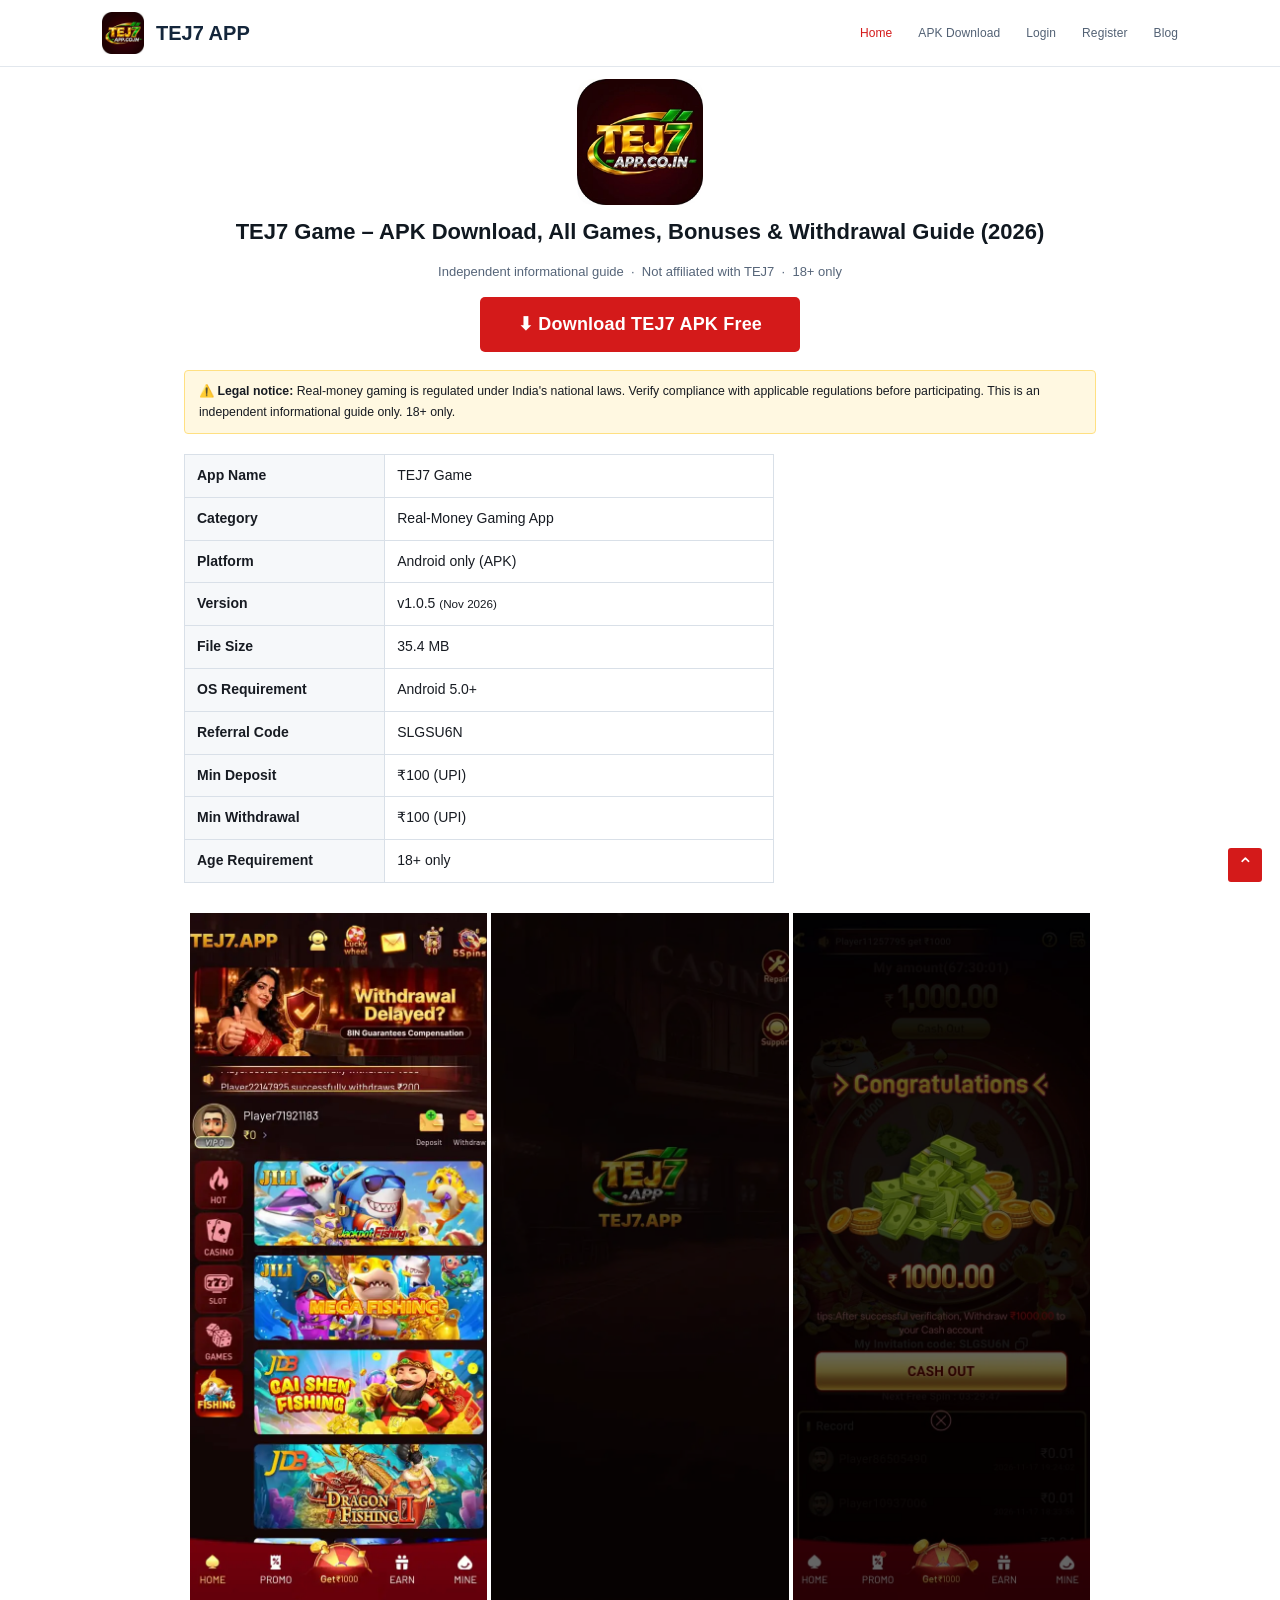
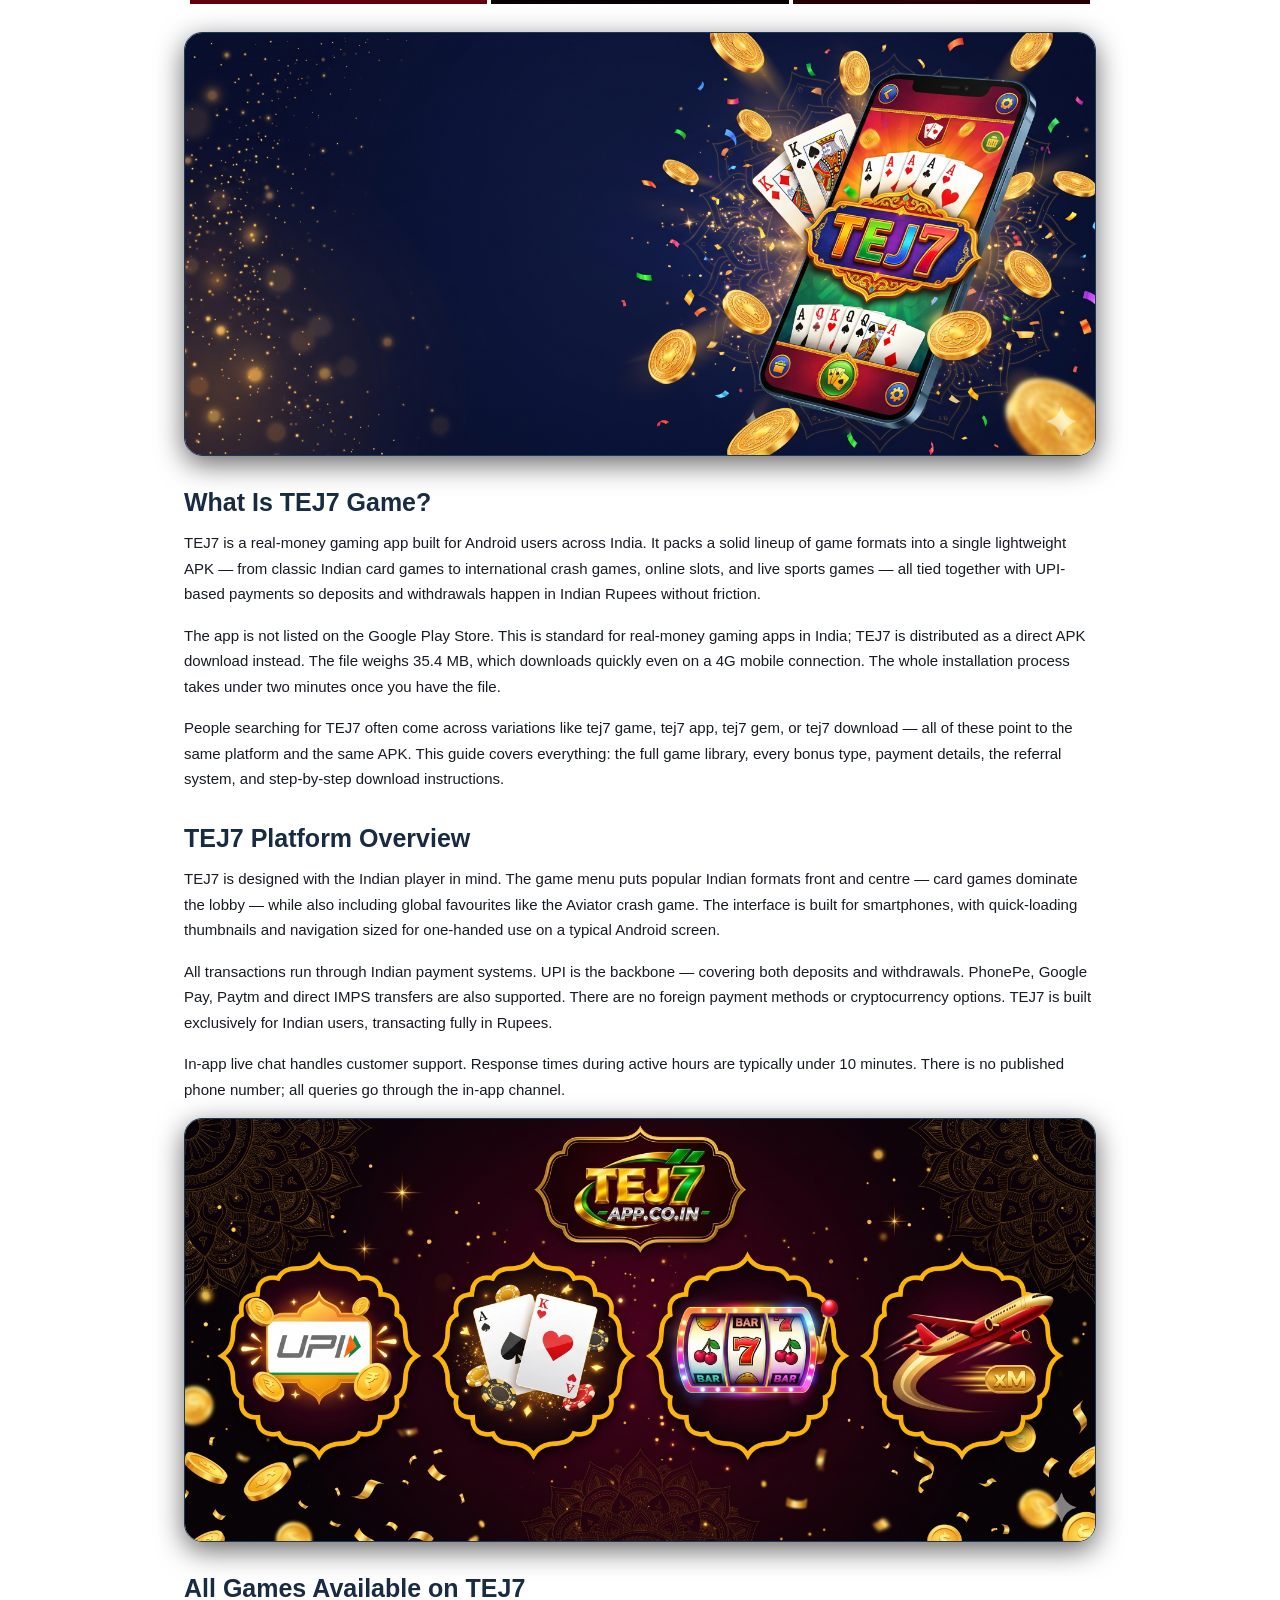
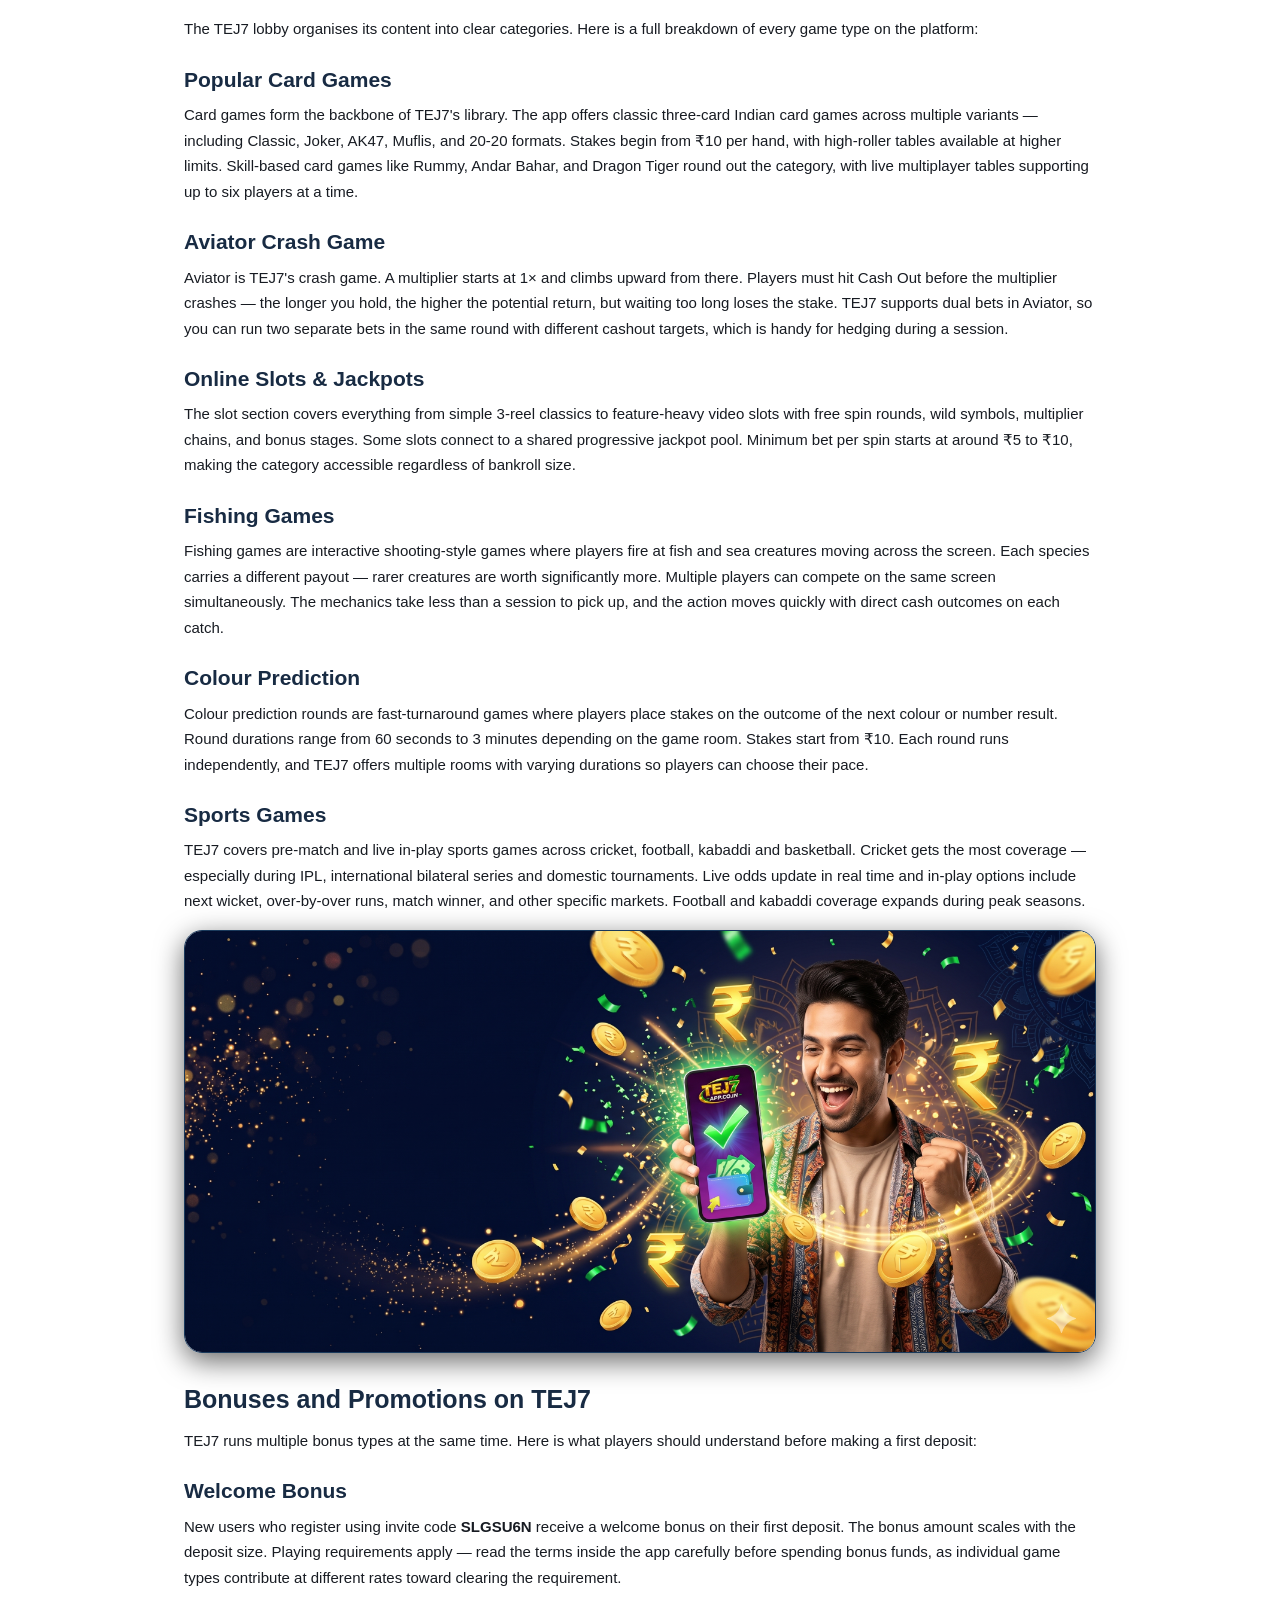
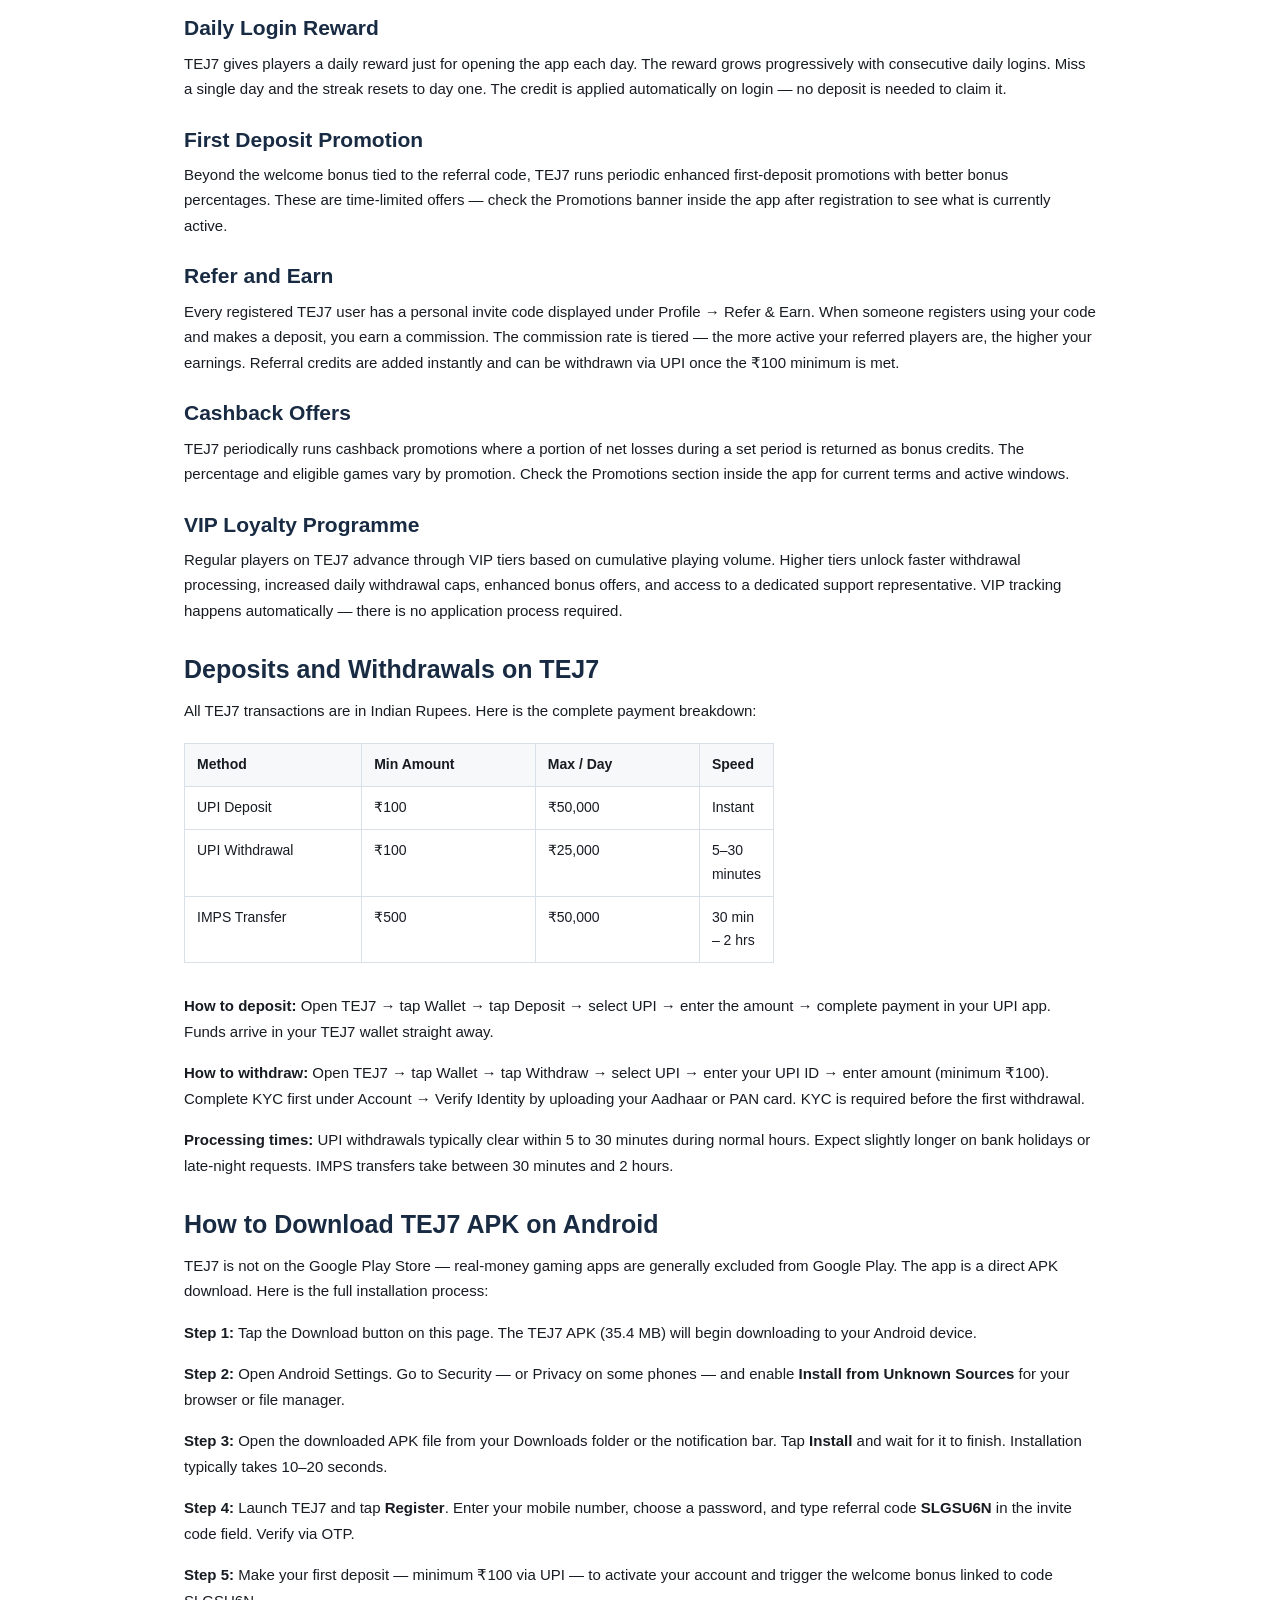
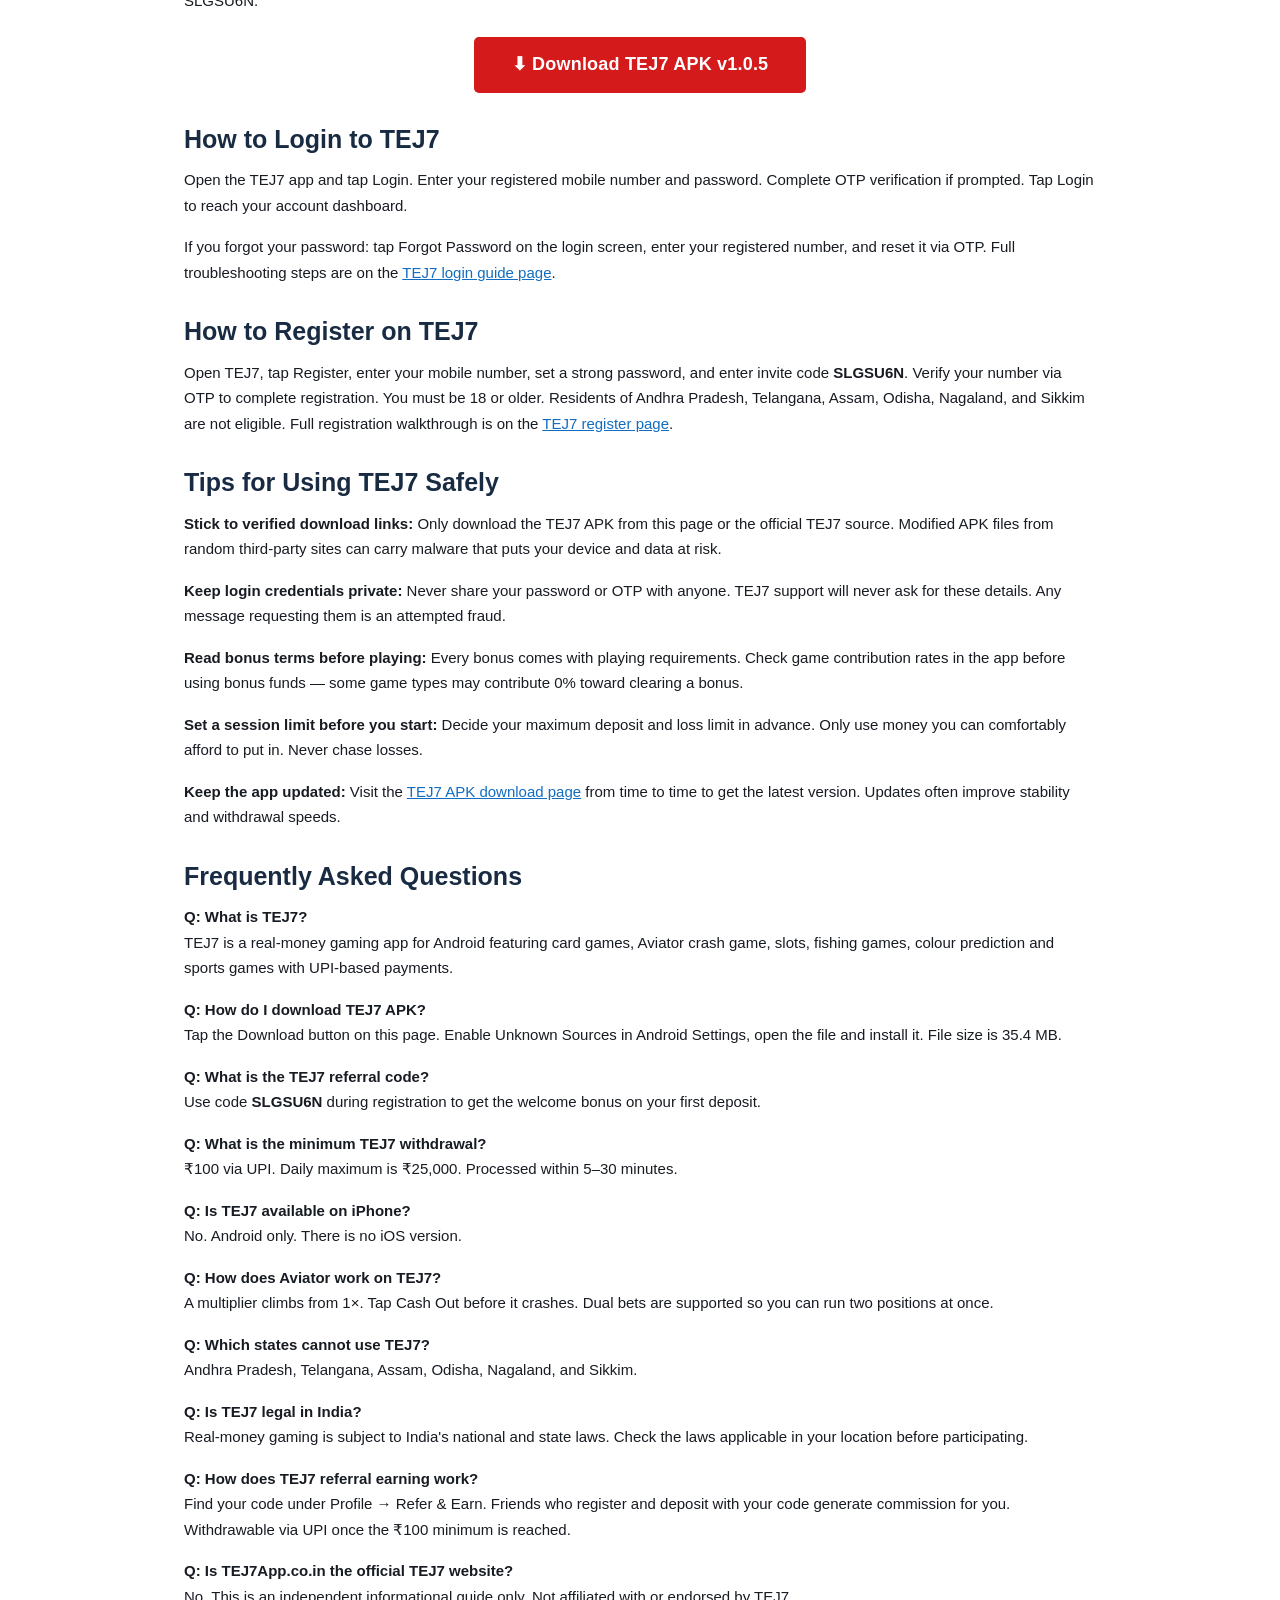
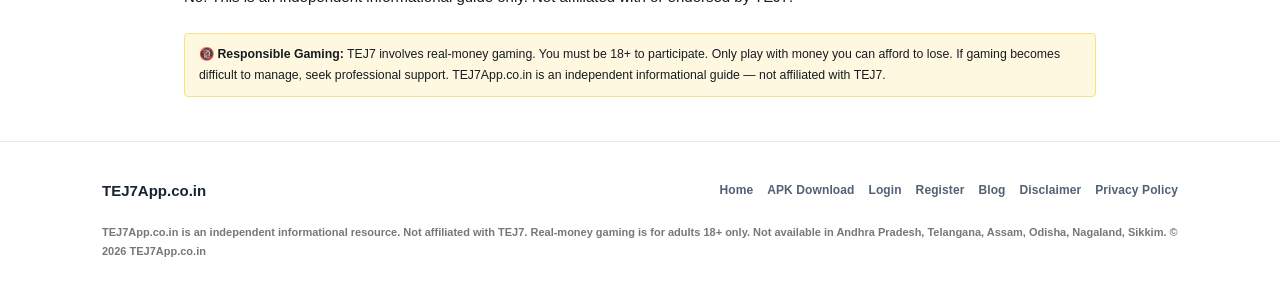
<file: index.html>
<!DOCTYPE html>
<html lang="en-IN">
<head>
<meta charset="UTF-8">
<meta name="viewport" content="width=device-width,initial-scale=1">
<title>TEJ7 Game – APK Download, Games, Bonuses & Withdrawal Guide 2026 | TEJ7App.co.in</title>
<meta name="description" content="TEJ7 Game complete guide 2026: download TEJ7 APK for Android, explore all games, claim bonuses, learn UPI withdrawal steps and register with referral code SLGSU6N. Independent guide. 18+ only.">
<meta name="keywords" content="tej7, tej7 game, tej7 app, tej7 apk, tej7 gem, tej7gem, tej7 download, tej7 game download, tej7 app download, tej 7, tej7 login, tej7 register, tej7 bonus, tej7 withdrawal, tej7 referral code, tej7 android">
<meta name="robots" content="index,follow,max-image-preview:large">
<link rel="canonical" href="https://tej7app.co.in/">
<meta property="og:type" content="website">
<meta property="og:url" content="https://tej7app.co.in/">
<meta property="og:title" content="TEJ7 Game – APK Download, Games & Bonus Guide 2026">
<meta property="og:description" content="Independent TEJ7 guide: all games, bonuses, UPI withdrawals and APK download for Android. Referral code SLGSU6N. 18+ only.">
<meta property="og:image" content="https://tej7app.co.in/assets/tej7-app-logo.webp">
<meta property="og:image:alt" content="TEJ7 Game Official App Logo">
<meta property="og:image:width" content="192">
<meta property="og:image:height" content="192">
<meta property="og:site_name" content="TEJ7App.co.in – TEJ7 Guide">
<meta property="og:locale" content="en_IN">
<meta name="twitter:card" content="summary_large_image">
<meta name="twitter:title" content="TEJ7 Game – APK Download & Full Guide 2026">
<meta name="twitter:description" content="Independent TEJ7 game guide: all games, bonuses, UPI withdrawal limits and APK install steps. 18+ only.">
<meta name="twitter:image" content="https://tej7app.co.in/assets/tej7-app-logo.webp">
<link rel="icon" type="image/x-icon" href="assets/tej7-favicon.ico">
<link rel="icon" type="image/png" sizes="32x32" href="assets/tej7-favicon-32x32.png">
<link rel="icon" type="image/png" sizes="16x16" href="assets/tej7-favicon-16x16.png">
<link rel="apple-touch-icon" sizes="180x180" href="assets/tej7-apple-touch-icon.png">
<link rel="manifest" href="assets/site.webmanifest">
<link rel="stylesheet" href="assets/style.css">
<script type="application/ld+json">
{
  "@context": "https://schema.org",
  "@graph": [
    {
      "@type": "WebSite",
      "@id": "https://tej7app.co.in/#website",
      "url": "https://tej7app.co.in/",
      "name": "TEJ7 Game Guide – TEJ7App.co.in",
      "description": "Independent guide to the TEJ7 real-money gaming platform for Android users in India.",
      "inLanguage": "en-IN",
      "publisher": { "@id": "https://tej7app.co.in/#org" }
    },
    {
      "@type": "Organization",
      "@id": "https://tej7app.co.in/#org",
      "name": "TEJ7App.co.in",
      "url": "https://tej7app.co.in/",
      "logo": {
        "@type": "ImageObject",
        "url": "https://tej7app.co.in/assets/tej7-app-logo.webp",
        "width": 192,
        "height": 192
      },
      "email": "contact@tej7app.co.in"
    },
    {
      "@type": "SoftwareApplication",
      "@id": "https://tej7app.co.in/#app",
      "name": "TEJ7 Game App",
      "operatingSystem": "Android 5.0+",
      "applicationCategory": "GameApplication",
      "fileSize": "35.4 MB",
      "softwareVersion": "1.0.5",
      "offers": {
        "@type": "Offer",
        "price": "0",
        "priceCurrency": "INR"
      },
      "description": "TEJ7 is an Android real-money gaming platform featuring card games, Aviator crash game, slots, fishing games, colour prediction and sports games with UPI deposits and withdrawals.",
      "url": "https://tej7app.co.in/"
    },
    {
      "@type": "FAQPage",
      "@id": "https://tej7app.co.in/#faq",
      "mainEntity": [
        {
          "@type": "Question",
          "name": "What is TEJ7 Game?",
          "acceptedAnswer": { "@type": "Answer", "text": "TEJ7 is a real-money gaming app for Android that offers card games, Aviator crash game, slots, fishing games, colour prediction and sports games. It is downloaded directly as an APK since it is not on the Google Play Store." }
        },
        {
          "@type": "Question",
          "name": "How do I download the TEJ7 APK on Android?",
          "acceptedAnswer": { "@type": "Answer", "text": "Tap the Download button on this page to get the TEJ7 APK file (35.4 MB). Enable Install from Unknown Sources in Android Settings, open the downloaded file and tap Install." }
        },
        {
          "@type": "Question",
          "name": "What is the TEJ7 referral code?",
          "acceptedAnswer": { "@type": "Answer", "text": "The TEJ7 referral code is SLGSU6N. Enter it during registration to unlock your welcome bonus on the first deposit." }
        },
        {
          "@type": "Question",
          "name": "What is the minimum deposit on TEJ7?",
          "acceptedAnswer": { "@type": "Answer", "text": "The minimum deposit on TEJ7 is ₹100 via UPI. Deposits are credited instantly." }
        },
        {
          "@type": "Question",
          "name": "What is the minimum withdrawal on TEJ7?",
          "acceptedAnswer": { "@type": "Answer", "text": "The minimum withdrawal on TEJ7 is ₹100 via UPI. The daily UPI withdrawal limit is ₹25,000. Withdrawals typically process within 5 to 30 minutes." }
        },
        {
          "@type": "Question",
          "name": "Is TEJ7 available on iPhone?",
          "acceptedAnswer": { "@type": "Answer", "text": "No. TEJ7 is Android-only. There is no iOS version." }
        },
        {
          "@type": "Question",
          "name": "What games are on TEJ7?",
          "acceptedAnswer": { "@type": "Answer", "text": "TEJ7 offers popular card games, Aviator crash game, online slots, fishing games, colour prediction rounds and live sports games covering cricket, football and kabaddi." }
        },
        {
          "@type": "Question",
          "name": "Is TEJ7 legal in India?",
          "acceptedAnswer": { "@type": "Answer", "text": "Real-money gaming is regulated under India's national and state laws. Players must be 18 or older. Some states have restrictions — verify eligibility based on your location before participating." }
        },
        {
          "@type": "Question",
          "name": "How does the TEJ7 referral programme work?",
          "acceptedAnswer": { "@type": "Answer", "text": "After registering, every TEJ7 user gets a personal invite code under Profile → Refer & Earn. When a referred friend registers and deposits, you earn a commission that can be withdrawn via UPI once it reaches ₹100." }
        },
        {
          "@type": "Question",
          "name": "Is TEJ7App.co.in the official TEJ7 website?",
          "acceptedAnswer": { "@type": "Answer", "text": "No. TEJ7App.co.in is an independent informational guide. We are not affiliated with or endorsed by TEJ7." }
        }
      ]
    }
  ]
}
</script>
<!-- Google Tag Manager -->
<script async src="https://www.googletagmanager.com/gtm.js?id=GTM-P8FNB3FP"></script>
<script>
  window.dataLayer = window.dataLayer || [];
  function gtag(){dataLayer.push(arguments);}
  gtag('js', new Date());
</script>
</head>
<body id="top">
<!-- Google Tag Manager (noscript) -->
<noscript><iframe src="https://www.googletagmanager.com/ns.html?id=GTM-P8FNB3FP" height="0" width="0" style="display:none;visibility:hidden"></iframe></noscript>

<header class="site-header">
  <div class="header-inner">
    <a class="brand" href="/"><img src="assets/tej7-app-logo.webp" alt="TEJ7 App Official Logo – tej7app.co.in" width="42" height="42">TEJ7 APP</a>
    <nav>
      <a href="/" aria-current="page">Home</a>
      <a href="tej7-apk-download.html">APK Download</a>
      <a href="tej7-login.html">Login</a>
      <a href="tej7-register.html">Register</a>
      <a href="blog.html">Blog</a>
    </nav>
  </div>
</header>

<div class="page-intro">
  <img class="hero-logo" loading="lazy" src="assets/tej7-app-logo.webp" alt="TEJ7 Game App Icon – Download APK 2026" width="126" height="126">
  <h1>TEJ7 Game – APK Download, All Games, Bonuses &amp; Withdrawal Guide (2026)</h1>
  <p style="color:#566579;font-size:13px;margin:0 0 14px">Independent informational guide &nbsp;·&nbsp; Not affiliated with TEJ7 &nbsp;·&nbsp; 18+ only</p>
  <a class="download-btn" href="https://tej7win.com?inviteCode=SLGSU6N&from=app" rel="nofollow sponsored noopener" target="_blank">⬇ Download TEJ7 APK Free</a>
</div>

<main class="content home-content">

  <p class="rg-notice">⚠️ <strong>Legal notice:</strong> Real-money gaming is regulated under India's national laws. Verify compliance with applicable regulations before participating. This is an independent informational guide only. 18+ only.</p>

  <table class="info-table">
    <tbody>
      <tr><th>App Name</th><td>TEJ7 Game</td></tr>
      <tr><th>Category</th><td>Real-Money Gaming App</td></tr>
      <tr><th>Platform</th><td>Android only (APK)</td></tr>
      <tr><th>Version</th><td>v1.0.5 <small>(Nov 2026)</small></td></tr>
      <tr><th>File Size</th><td>35.4 MB</td></tr>
      <tr><th>OS Requirement</th><td>Android 5.0+</td></tr>
      <tr><th>Referral Code</th><td>SLGSU6N</td></tr>
      <tr><th>Min Deposit</th><td>₹100 (UPI)</td></tr>
      <tr><th>Min Withdrawal</th><td>₹100 (UPI)</td></tr>
      <tr><th>Age Requirement</th><td>18+ only</td></tr>
    </tbody>
  </table>

  <div id="carousel">
    <div class="carousel-track" id="track">
      <div class="slide active"><img loading="lazy" width="305" height="678" src="assets/tej7-game-screenshot-1.webp" alt="TEJ7 App Lobby Screen – Real Cash Games Online India 2026"></div>
      <div class="slide"><img loading="lazy" width="305" height="678" src="assets/tej7-game-screenshot-2.webp" alt="TEJ7 Games Screen – Teen Patti Slots Aviator on Android"></div>
      <div class="slide"><img loading="lazy" width="305" height="678" src="assets/tej7-game-screenshot-3.webp" alt="TEJ7 Bonus Wallet Screen – UPI Withdrawal and Winning Balance"></div>
    </div>
  </div>

  <div style="margin:28px 0 10px;border-radius:18px;overflow:hidden;border:1.5px solid #1a3a5c;box-shadow:0 8px 28px rgba(0,0,0,0.6);">
    <img src="assets/tej7-game-banner.jpg" alt="TEJ7 Game App 2026 – Play Real Cash Games Online India tej7app.co.in" width="1040" height="480" loading="eager" style="width:100%;height:auto;display:block;">
  </div>

  <h2>What Is TEJ7 Game?</h2>
  <p>TEJ7 is a real-money gaming app built for Android users across India. It packs a solid lineup of game formats into a single lightweight APK — from classic Indian card games to international crash games, online slots, and live sports games — all tied together with UPI-based payments so deposits and withdrawals happen in Indian Rupees without friction.</p>
  <p>The app is not listed on the Google Play Store. This is standard for real-money gaming apps in India; TEJ7 is distributed as a direct APK download instead. The file weighs 35.4 MB, which downloads quickly even on a 4G mobile connection. The whole installation process takes under two minutes once you have the file.</p>
  <p>People searching for TEJ7 often come across variations like tej7 game, tej7 app, tej7 gem, or tej7 download — all of these point to the same platform and the same APK. This guide covers everything: the full game library, every bonus type, payment details, the referral system, and step-by-step download instructions.</p>

  <h2>TEJ7 Platform Overview</h2>
  <p>TEJ7 is designed with the Indian player in mind. The game menu puts popular Indian formats front and centre — card games dominate the lobby — while also including global favourites like the Aviator crash game. The interface is built for smartphones, with quick-loading thumbnails and navigation sized for one-handed use on a typical Android screen.</p>
  <p>All transactions run through Indian payment systems. UPI is the backbone — covering both deposits and withdrawals. PhonePe, Google Pay, Paytm and direct IMPS transfers are also supported. There are no foreign payment methods or cryptocurrency options. TEJ7 is built exclusively for Indian users, transacting fully in Rupees.</p>
  <p>In-app live chat handles customer support. Response times during active hours are typically under 10 minutes. There is no published phone number; all queries go through the in-app channel.</p>

  <div style="margin:0 0 24px;border-radius:18px;overflow:hidden;border:1.5px solid #1a3a5c;box-shadow:0 8px 28px rgba(0,0,0,0.6);">
    <img src="assets/tej7-game-features.jpg" alt="TEJ7 App Key Features – UPI Withdrawal, Slots, Teen Patti, Aviator Games" width="1040" height="480" loading="lazy" style="width:100%;height:auto;display:block;">
  </div>

  <h2>All Games Available on TEJ7</h2>
  <p>The TEJ7 lobby organises its content into clear categories. Here is a full breakdown of every game type on the platform:</p>

  <h3>Popular Card Games</h3>
  <p>Card games form the backbone of TEJ7's library. The app offers classic three-card Indian card games across multiple variants — including Classic, Joker, AK47, Muflis, and 20-20 formats. Stakes begin from ₹10 per hand, with high-roller tables available at higher limits. Skill-based card games like Rummy, Andar Bahar, and Dragon Tiger round out the category, with live multiplayer tables supporting up to six players at a time.</p>

  <h3>Aviator Crash Game</h3>
  <p>Aviator is TEJ7's crash game. A multiplier starts at 1× and climbs upward from there. Players must hit Cash Out before the multiplier crashes — the longer you hold, the higher the potential return, but waiting too long loses the stake. TEJ7 supports dual bets in Aviator, so you can run two separate bets in the same round with different cashout targets, which is handy for hedging during a session.</p>

  <h3>Online Slots &amp; Jackpots</h3>
  <p>The slot section covers everything from simple 3-reel classics to feature-heavy video slots with free spin rounds, wild symbols, multiplier chains, and bonus stages. Some slots connect to a shared progressive jackpot pool. Minimum bet per spin starts at around ₹5 to ₹10, making the category accessible regardless of bankroll size.</p>

  <h3>Fishing Games</h3>
  <p>Fishing games are interactive shooting-style games where players fire at fish and sea creatures moving across the screen. Each species carries a different payout — rarer creatures are worth significantly more. Multiple players can compete on the same screen simultaneously. The mechanics take less than a session to pick up, and the action moves quickly with direct cash outcomes on each catch.</p>

  <h3>Colour Prediction</h3>
  <p>Colour prediction rounds are fast-turnaround games where players place stakes on the outcome of the next colour or number result. Round durations range from 60 seconds to 3 minutes depending on the game room. Stakes start from ₹10. Each round runs independently, and TEJ7 offers multiple rooms with varying durations so players can choose their pace.</p>

  <h3>Sports Games</h3>
  <p>TEJ7 covers pre-match and live in-play sports games across cricket, football, kabaddi and basketball. Cricket gets the most coverage — especially during IPL, international bilateral series and domestic tournaments. Live odds update in real time and in-play options include next wicket, over-by-over runs, match winner, and other specific markets. Football and kabaddi coverage expands during peak seasons.</p>

  <div style="margin:0 0 20px;border-radius:18px;overflow:hidden;border:1.5px solid #1a3a5c;box-shadow:0 8px 28px rgba(0,0,0,0.6);">
    <img src="assets/tej7-winner-earning.jpg" alt="TEJ7 Winner Earning – Real Cash Winnings and UPI Payout Proof tej7app.co.in" width="1040" height="480" loading="lazy" style="width:100%;height:auto;display:block;">
  </div>

  <h2>Bonuses and Promotions on TEJ7</h2>
  <p>TEJ7 runs multiple bonus types at the same time. Here is what players should understand before making a first deposit:</p>

  <h3>Welcome Bonus</h3>
  <p>New users who register using invite code <strong>SLGSU6N</strong> receive a welcome bonus on their first deposit. The bonus amount scales with the deposit size. Playing requirements apply — read the terms inside the app carefully before spending bonus funds, as individual game types contribute at different rates toward clearing the requirement.</p>

  <h3>Daily Login Reward</h3>
  <p>TEJ7 gives players a daily reward just for opening the app each day. The reward grows progressively with consecutive daily logins. Miss a single day and the streak resets to day one. The credit is applied automatically on login — no deposit is needed to claim it.</p>

  <h3>First Deposit Promotion</h3>
  <p>Beyond the welcome bonus tied to the referral code, TEJ7 runs periodic enhanced first-deposit promotions with better bonus percentages. These are time-limited offers — check the Promotions banner inside the app after registration to see what is currently active.</p>

  <h3>Refer and Earn</h3>
  <p>Every registered TEJ7 user has a personal invite code displayed under Profile → Refer &amp; Earn. When someone registers using your code and makes a deposit, you earn a commission. The commission rate is tiered — the more active your referred players are, the higher your earnings. Referral credits are added instantly and can be withdrawn via UPI once the ₹100 minimum is met.</p>

  <h3>Cashback Offers</h3>
  <p>TEJ7 periodically runs cashback promotions where a portion of net losses during a set period is returned as bonus credits. The percentage and eligible games vary by promotion. Check the Promotions section inside the app for current terms and active windows.</p>

  <h3>VIP Loyalty Programme</h3>
  <p>Regular players on TEJ7 advance through VIP tiers based on cumulative playing volume. Higher tiers unlock faster withdrawal processing, increased daily withdrawal caps, enhanced bonus offers, and access to a dedicated support representative. VIP tracking happens automatically — there is no application process required.</p>

  <h2>Deposits and Withdrawals on TEJ7</h2>
  <p>All TEJ7 transactions are in Indian Rupees. Here is the complete payment breakdown:</p>

  <table class="info-table">
    <thead><tr><th>Method</th><th>Min Amount</th><th>Max / Day</th><th>Speed</th></tr></thead>
    <tbody>
      <tr><td>UPI Deposit</td><td>₹100</td><td>₹50,000</td><td>Instant</td></tr>
      <tr><td>UPI Withdrawal</td><td>₹100</td><td>₹25,000</td><td>5–30 minutes</td></tr>
      <tr><td>IMPS Transfer</td><td>₹500</td><td>₹50,000</td><td>30 min – 2 hrs</td></tr>
    </tbody>
  </table>

  <p><strong>How to deposit:</strong> Open TEJ7 → tap Wallet → tap Deposit → select UPI → enter the amount → complete payment in your UPI app. Funds arrive in your TEJ7 wallet straight away.</p>
  <p><strong>How to withdraw:</strong> Open TEJ7 → tap Wallet → tap Withdraw → select UPI → enter your UPI ID → enter amount (minimum ₹100). Complete KYC first under Account → Verify Identity by uploading your Aadhaar or PAN card. KYC is required before the first withdrawal.</p>
  <p><strong>Processing times:</strong> UPI withdrawals typically clear within 5 to 30 minutes during normal hours. Expect slightly longer on bank holidays or late-night requests. IMPS transfers take between 30 minutes and 2 hours.</p>

  <h2>How to Download TEJ7 APK on Android</h2>
  <p>TEJ7 is not on the Google Play Store — real-money gaming apps are generally excluded from Google Play. The app is a direct APK download. Here is the full installation process:</p>

  <p><strong>Step 1:</strong> Tap the Download button on this page. The TEJ7 APK (35.4 MB) will begin downloading to your Android device.</p>
  <p><strong>Step 2:</strong> Open Android Settings. Go to Security — or Privacy on some phones — and enable <strong>Install from Unknown Sources</strong> for your browser or file manager.</p>
  <p><strong>Step 3:</strong> Open the downloaded APK file from your Downloads folder or the notification bar. Tap <strong>Install</strong> and wait for it to finish. Installation typically takes 10–20 seconds.</p>
  <p><strong>Step 4:</strong> Launch TEJ7 and tap <strong>Register</strong>. Enter your mobile number, choose a password, and type referral code <strong>SLGSU6N</strong> in the invite code field. Verify via OTP.</p>
  <p><strong>Step 5:</strong> Make your first deposit — minimum ₹100 via UPI — to activate your account and trigger the welcome bonus linked to code SLGSU6N.</p>

  <div style="text-align:center;margin:24px 0;">
    <a class="download-btn" href="https://tej7win.com?inviteCode=SLGSU6N&from=app" rel="nofollow sponsored noopener" target="_blank">⬇ Download TEJ7 APK v1.0.5</a>
  </div>

  <h2>How to Login to TEJ7</h2>
  <p>Open the TEJ7 app and tap Login. Enter your registered mobile number and password. Complete OTP verification if prompted. Tap Login to reach your account dashboard.</p>
  <p>If you forgot your password: tap Forgot Password on the login screen, enter your registered number, and reset it via OTP. Full troubleshooting steps are on the <a href="tej7-login.html">TEJ7 login guide page</a>.</p>

  <h2>How to Register on TEJ7</h2>
  <p>Open TEJ7, tap Register, enter your mobile number, set a strong password, and enter invite code <strong>SLGSU6N</strong>. Verify your number via OTP to complete registration. You must be 18 or older. Residents of Andhra Pradesh, Telangana, Assam, Odisha, Nagaland, and Sikkim are not eligible. Full registration walkthrough is on the <a href="tej7-register.html">TEJ7 register page</a>.</p>

  <h2>Tips for Using TEJ7 Safely</h2>
  <p><strong>Stick to verified download links:</strong> Only download the TEJ7 APK from this page or the official TEJ7 source. Modified APK files from random third-party sites can carry malware that puts your device and data at risk.</p>
  <p><strong>Keep login credentials private:</strong> Never share your password or OTP with anyone. TEJ7 support will never ask for these details. Any message requesting them is an attempted fraud.</p>
  <p><strong>Read bonus terms before playing:</strong> Every bonus comes with playing requirements. Check game contribution rates in the app before using bonus funds — some game types may contribute 0% toward clearing a bonus.</p>
  <p><strong>Set a session limit before you start:</strong> Decide your maximum deposit and loss limit in advance. Only use money you can comfortably afford to put in. Never chase losses.</p>
  <p><strong>Keep the app updated:</strong> Visit the <a href="tej7-apk-download.html">TEJ7 APK download page</a> from time to time to get the latest version. Updates often improve stability and withdrawal speeds.</p>

  <h2>Frequently Asked Questions</h2>

  <p><strong>Q: What is TEJ7?</strong><br>TEJ7 is a real-money gaming app for Android featuring card games, Aviator crash game, slots, fishing games, colour prediction and sports games with UPI-based payments.</p>

  <p><strong>Q: How do I download TEJ7 APK?</strong><br>Tap the Download button on this page. Enable Unknown Sources in Android Settings, open the file and install it. File size is 35.4 MB.</p>

  <p><strong>Q: What is the TEJ7 referral code?</strong><br>Use code <strong>SLGSU6N</strong> during registration to get the welcome bonus on your first deposit.</p>

  <p><strong>Q: What is the minimum TEJ7 withdrawal?</strong><br>₹100 via UPI. Daily maximum is ₹25,000. Processed within 5–30 minutes.</p>

  <p><strong>Q: Is TEJ7 available on iPhone?</strong><br>No. Android only. There is no iOS version.</p>

  <p><strong>Q: How does Aviator work on TEJ7?</strong><br>A multiplier climbs from 1×. Tap Cash Out before it crashes. Dual bets are supported so you can run two positions at once.</p>

  <p><strong>Q: Which states cannot use TEJ7?</strong><br>Andhra Pradesh, Telangana, Assam, Odisha, Nagaland, and Sikkim.</p>

  <p><strong>Q: Is TEJ7 legal in India?</strong><br>Real-money gaming is subject to India's national and state laws. Check the laws applicable in your location before participating.</p>

  <p><strong>Q: How does TEJ7 referral earning work?</strong><br>Find your code under Profile → Refer &amp; Earn. Friends who register and deposit with your code generate commission for you. Withdrawable via UPI once the ₹100 minimum is reached.</p>

  <p><strong>Q: Is TEJ7App.co.in the official TEJ7 website?</strong><br>No. This is an independent informational guide only. Not affiliated with or endorsed by TEJ7.</p>

  <section class="rg-notice">
    <strong>🔞 Responsible Gaming:</strong> TEJ7 involves real-money gaming. You must be 18+ to participate. Only play with money you can afford to lose. If gaming becomes difficult to manage, seek professional support. TEJ7App.co.in is an independent informational guide — not affiliated with TEJ7.
  </section>

</main>

<footer class="site-footer">
  <div style="max-width:1120px;margin:auto;padding:20px 22px;display:flex;flex-wrap:wrap;gap:12px;justify-content:space-between;align-items:center;">
    <span style="font-weight:700;font-size:15px;">TEJ7App.co.in</span>
    <nav style="display:flex;flex-wrap:wrap;gap:14px;font-size:12px;">
      <a href="/">Home</a>
      <a href="tej7-apk-download.html">APK Download</a>
      <a href="tej7-login.html">Login</a>
      <a href="tej7-register.html">Register</a>
      <a href="blog.html">Blog</a>
      <a href="disclaimer.html">Disclaimer</a>
      <a href="privacy-policy.html">Privacy Policy</a>
    </nav>
    <p style="width:100%;font-size:11px;color:#777;margin:8px 0 0;">TEJ7App.co.in is an independent informational resource. Not affiliated with TEJ7. Real-money gaming is for adults 18+ only. Not available in Andhra Pradesh, Telangana, Assam, Odisha, Nagaland, Sikkim. © 2026 TEJ7App.co.in</p>
  </div>
</footer>
<a class="top-link" href="#top" aria-label="Back to top">⌃</a>
<script>
(function(){
  var slides=document.querySelectorAll('#carousel .slide');
  if(slides.length<2)return;
  var cur=0;
  setInterval(function(){
    slides[cur].classList.remove('active');
    cur=(cur+1)%slides.length;
    slides[cur].classList.add('active');
  },3200);
})();
</script>
</body>
</html>
</file>
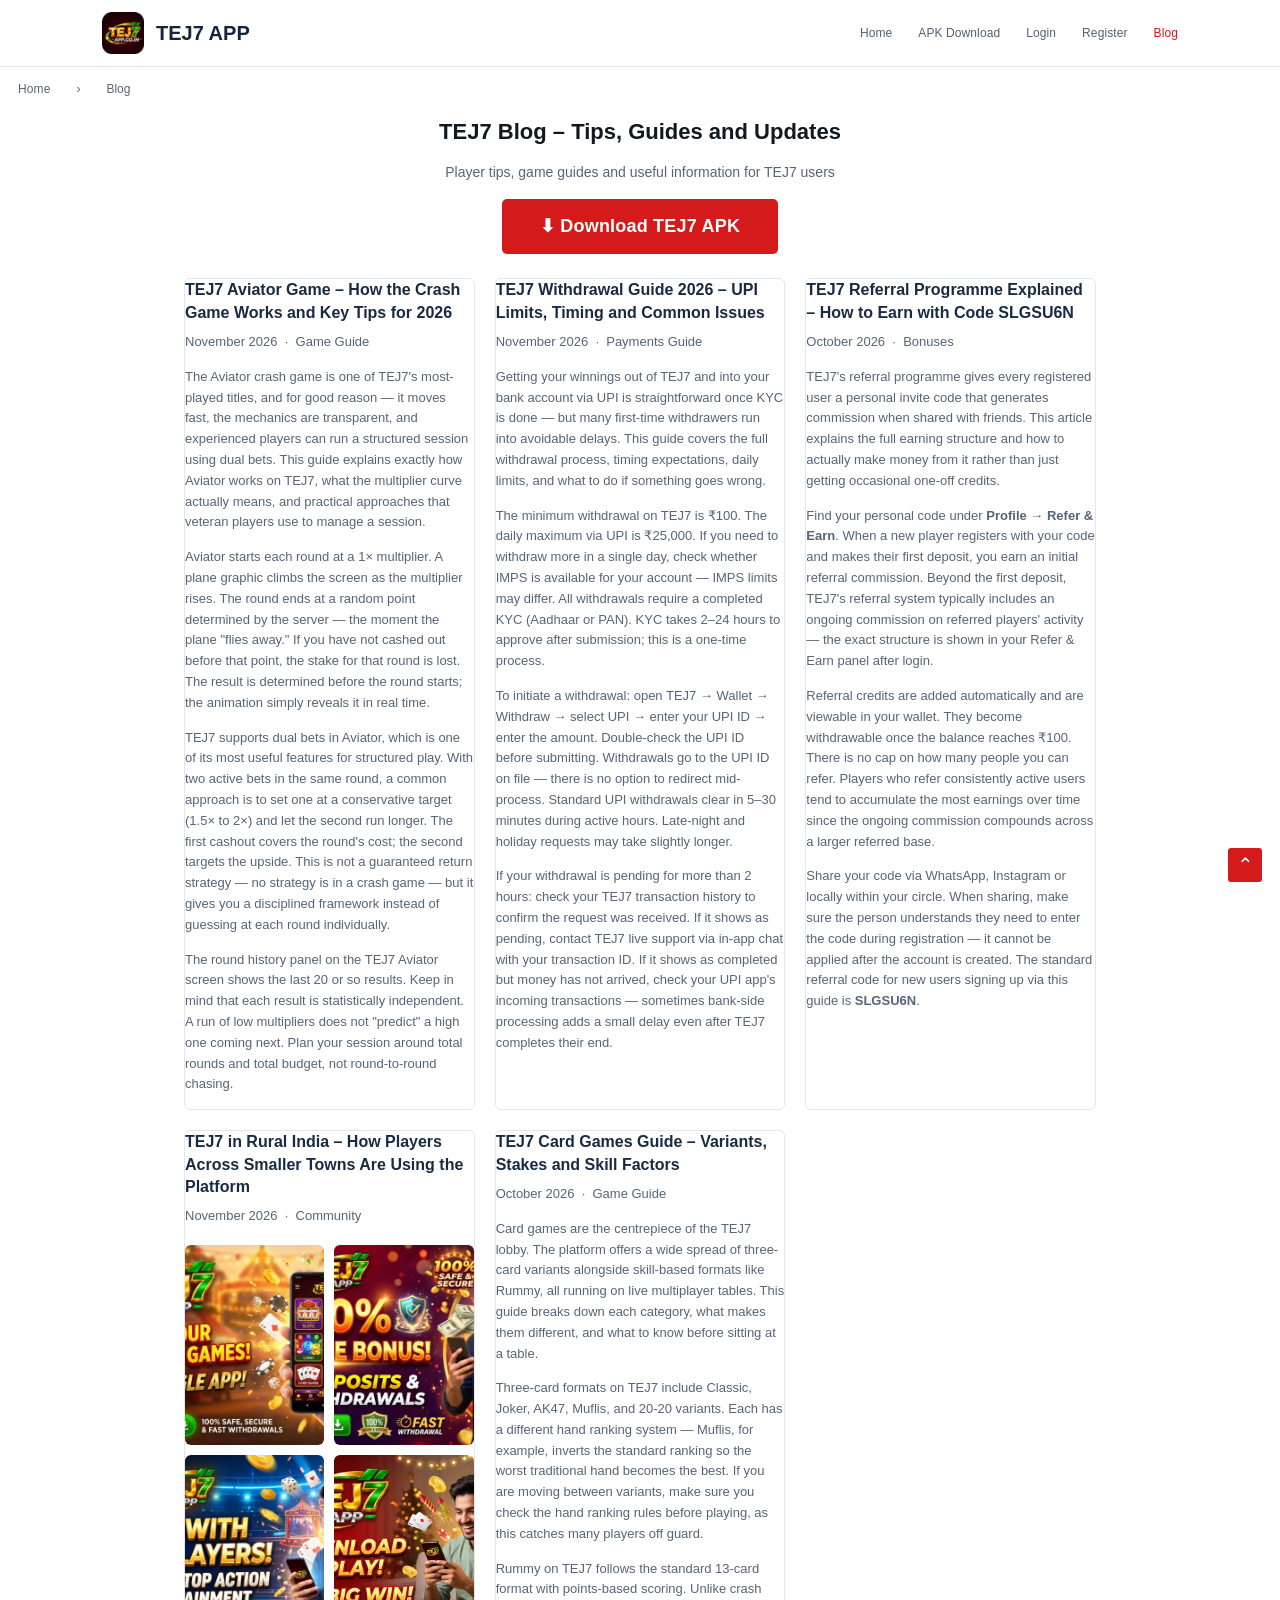
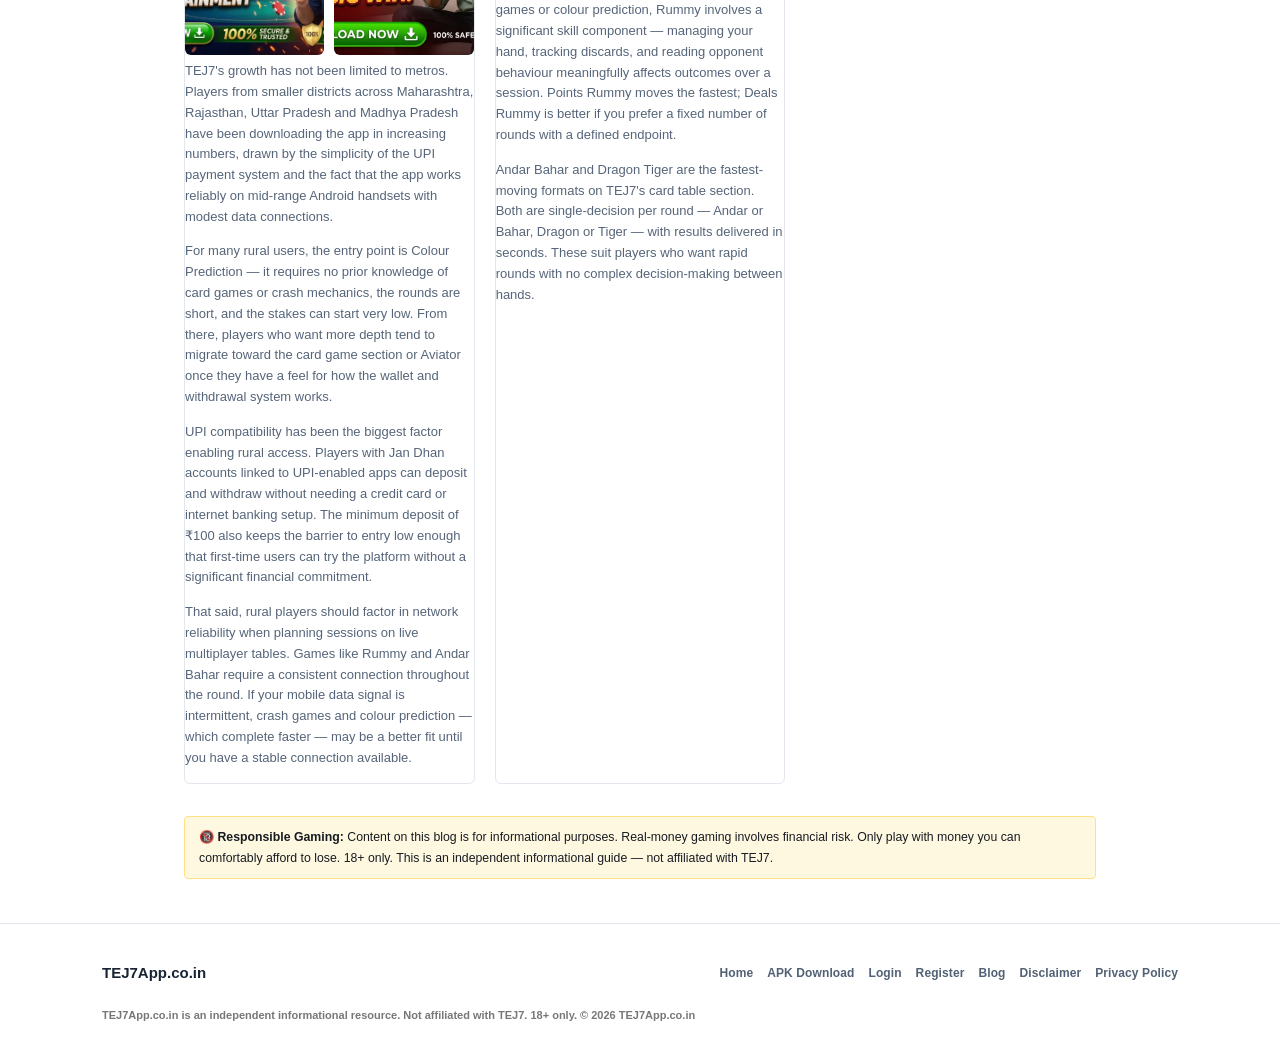
<file: blog.html>
<!DOCTYPE html>
<html lang="en-IN">
<head>
<meta charset="UTF-8">
<meta name="viewport" content="width=device-width,initial-scale=1">
<title>TEJ7 Blog – Tips, Game Guides and Updates | TEJ7App.co.in</title>
<meta name="description" content="TEJ7 blog: game tips, Aviator strategy, withdrawal guides, bonus tips and app updates for TEJ7 players. Independent informational resource. 18+ only.">
<meta name="keywords" content="tej7 blog, tej7 tips, tej7 strategy, tej7 aviator tips, tej7 game guide, tej7 news, tej7 updates">
<meta name="robots" content="index,follow">
<link rel="canonical" href="https://tej7app.co.in/blog.html">
<meta property="og:type" content="website">
<meta property="og:url" content="https://tej7app.co.in/blog.html">
<meta property="og:title" content="TEJ7 Blog – Tips, Game Guides and Updates">
<meta property="og:description" content="TEJ7 game tips, Aviator strategy, withdrawal guides and app updates. Independent resource. 18+ only.">
<meta property="og:image" content="https://tej7app.co.in/assets/tej7-app-logo.webp">
<meta property="og:image:alt" content="TEJ7 Game Official App Logo">
<meta property="og:image:width" content="192">
<meta property="og:image:height" content="192">
<meta property="og:site_name" content="TEJ7App.co.in – TEJ7 Guide">
<meta name="twitter:card" content="summary_large_image">
<link rel="icon" type="image/x-icon" href="assets/tej7-favicon.ico">
<link rel="stylesheet" href="assets/style.css">
<script type="application/ld+json">
{
  "@context":"https://schema.org",
  "@type":"BreadcrumbList",
  "itemListElement":[
    {"@type":"ListItem","position":1,"name":"Home","item":"https://tej7app.co.in/"},
    {"@type":"ListItem","position":2,"name":"Blog","item":"https://tej7app.co.in/blog.html"}
  ]
}
</script>
<!-- Google Tag Manager -->
<script async src="https://www.googletagmanager.com/gtm.js?id=GTM-P8FNB3FP"></script>
<script>window.dataLayer=window.dataLayer||[];function gtag(){dataLayer.push(arguments);}gtag('js',new Date());</script>
</head>
<body id="top">
<!-- Google Tag Manager (noscript) -->
<noscript><iframe src="https://www.googletagmanager.com/ns.html?id=GTM-P8FNB3FP" height="0" width="0" style="display:none;visibility:hidden"></iframe></noscript>

<header class="site-header">
  <div class="header-inner">
    <a class="brand" href="/"><img src="assets/tej7-app-logo.webp" alt="TEJ7 App Official Logo – tej7app.co.in" width="42" height="42">TEJ7 APP</a>
    <nav>
      <a href="/">Home</a>
      <a href="tej7-apk-download.html">APK Download</a>
      <a href="tej7-login.html">Login</a>
      <a href="tej7-register.html">Register</a>
      <a href="blog.html" aria-current="page">Blog</a>
    </nav>
  </div>
</header>

<div class="page-intro">
  <nav class="breadcrumb" aria-label="Breadcrumb">
    <a href="/">Home</a> &rsaquo; <span>Blog</span>
  </nav>
  <h1>TEJ7 Blog – Tips, Guides and Updates</h1>
  <p style="color:#566579;font-size:14px;margin:0 0 14px">Player tips, game guides and useful information for TEJ7 users</p>
  <a class="download-btn" href="https://tej7win.com?inviteCode=SLGSU6N&from=app" rel="nofollow sponsored noopener" target="_blank">⬇ Download TEJ7 APK</a>
</div>

<main class="content">

  <div class="blog-grid">

    <article class="blog-card">
      <h2><a href="#">TEJ7 Aviator Game – How the Crash Game Works and Key Tips for 2026</a></h2>
      <p class="blog-meta">November 2026 &nbsp;·&nbsp; Game Guide</p>
      <p>The Aviator crash game is one of TEJ7's most-played titles, and for good reason — it moves fast, the mechanics are transparent, and experienced players can run a structured session using dual bets. This guide explains exactly how Aviator works on TEJ7, what the multiplier curve actually means, and practical approaches that veteran players use to manage a session.</p>
      <p>Aviator starts each round at a 1× multiplier. A plane graphic climbs the screen as the multiplier rises. The round ends at a random point determined by the server — the moment the plane "flies away." If you have not cashed out before that point, the stake for that round is lost. The result is determined before the round starts; the animation simply reveals it in real time.</p>
      <p>TEJ7 supports dual bets in Aviator, which is one of its most useful features for structured play. With two active bets in the same round, a common approach is to set one at a conservative target (1.5× to 2×) and let the second run longer. The first cashout covers the round's cost; the second targets the upside. This is not a guaranteed return strategy — no strategy is in a crash game — but it gives you a disciplined framework instead of guessing at each round individually.</p>
      <p>The round history panel on the TEJ7 Aviator screen shows the last 20 or so results. Keep in mind that each result is statistically independent. A run of low multipliers does not "predict" a high one coming next. Plan your session around total rounds and total budget, not round-to-round chasing.</p>
    </article>

    <article class="blog-card">
      <h2><a href="#">TEJ7 Withdrawal Guide 2026 – UPI Limits, Timing and Common Issues</a></h2>
      <p class="blog-meta">November 2026 &nbsp;·&nbsp; Payments Guide</p>
      <p>Getting your winnings out of TEJ7 and into your bank account via UPI is straightforward once KYC is done — but many first-time withdrawers run into avoidable delays. This guide covers the full withdrawal process, timing expectations, daily limits, and what to do if something goes wrong.</p>
      <p>The minimum withdrawal on TEJ7 is ₹100. The daily maximum via UPI is ₹25,000. If you need to withdraw more in a single day, check whether IMPS is available for your account — IMPS limits may differ. All withdrawals require a completed KYC (Aadhaar or PAN). KYC takes 2–24 hours to approve after submission; this is a one-time process.</p>
      <p>To initiate a withdrawal: open TEJ7 → Wallet → Withdraw → select UPI → enter your UPI ID → enter the amount. Double-check the UPI ID before submitting. Withdrawals go to the UPI ID on file — there is no option to redirect mid-process. Standard UPI withdrawals clear in 5–30 minutes during active hours. Late-night and holiday requests may take slightly longer.</p>
      <p>If your withdrawal is pending for more than 2 hours: check your TEJ7 transaction history to confirm the request was received. If it shows as pending, contact TEJ7 live support via in-app chat with your transaction ID. If it shows as completed but money has not arrived, check your UPI app's incoming transactions — sometimes bank-side processing adds a small delay even after TEJ7 completes their end.</p>
    </article>

    <article class="blog-card">
      <h2><a href="#">TEJ7 Referral Programme Explained – How to Earn with Code SLGSU6N</a></h2>
      <p class="blog-meta">October 2026 &nbsp;·&nbsp; Bonuses</p>
      <p>TEJ7's referral programme gives every registered user a personal invite code that generates commission when shared with friends. This article explains the full earning structure and how to actually make money from it rather than just getting occasional one-off credits.</p>
      <p>Find your personal code under <strong>Profile → Refer &amp; Earn</strong>. When a new player registers with your code and makes their first deposit, you earn an initial referral commission. Beyond the first deposit, TEJ7's referral system typically includes an ongoing commission on referred players' activity — the exact structure is shown in your Refer &amp; Earn panel after login.</p>
      <p>Referral credits are added automatically and are viewable in your wallet. They become withdrawable once the balance reaches ₹100. There is no cap on how many people you can refer. Players who refer consistently active users tend to accumulate the most earnings over time since the ongoing commission compounds across a larger referred base.</p>
      <p>Share your code via WhatsApp, Instagram or locally within your circle. When sharing, make sure the person understands they need to enter the code during registration — it cannot be applied after the account is created. The standard referral code for new users signing up via this guide is <strong>SLGSU6N</strong>.</p>
    </article>

    <article class="blog-card">
      <h2><a href="#">TEJ7 in Rural India – How Players Across Smaller Towns Are Using the Platform</a></h2>
      <p class="blog-meta">November 2026 &nbsp;·&nbsp; Community</p>
      <div class="blog-photo-grid">
        <img src="assets/blog/tej7-blog-india-rural-game-1.webp" loading="lazy" alt="TEJ7 App – Play Real Cash Games Online India Rural Players 2026" width="400" height="200">
        <img src="assets/blog/tej7-blog-india-rural-game-2.webp" loading="lazy" alt="TEJ7 Game App Download APK – Indian Village Players Earning Online" width="400" height="200">
        <img src="assets/blog/tej7-blog-india-rural-game-3.webp" loading="lazy" alt="TEJ7 UPI Withdrawal – Real Cash Payout for Rural India Users" width="400" height="200">
        <img src="assets/blog/tej7-blog-india-rural-game-4.webp" loading="lazy" alt="TEJ7 Teen Patti Slots Aviator – Mobile Gaming for India 2026" width="400" height="200">
      </div>
      <p>TEJ7's growth has not been limited to metros. Players from smaller districts across Maharashtra, Rajasthan, Uttar Pradesh and Madhya Pradesh have been downloading the app in increasing numbers, drawn by the simplicity of the UPI payment system and the fact that the app works reliably on mid-range Android handsets with modest data connections.</p>
      <p>For many rural users, the entry point is Colour Prediction — it requires no prior knowledge of card games or crash mechanics, the rounds are short, and the stakes can start very low. From there, players who want more depth tend to migrate toward the card game section or Aviator once they have a feel for how the wallet and withdrawal system works.</p>
      <p>UPI compatibility has been the biggest factor enabling rural access. Players with Jan Dhan accounts linked to UPI-enabled apps can deposit and withdraw without needing a credit card or internet banking setup. The minimum deposit of ₹100 also keeps the barrier to entry low enough that first-time users can try the platform without a significant financial commitment.</p>
      <p>That said, rural players should factor in network reliability when planning sessions on live multiplayer tables. Games like Rummy and Andar Bahar require a consistent connection throughout the round. If your mobile data signal is intermittent, crash games and colour prediction — which complete faster — may be a better fit until you have a stable connection available.</p>
    </article>

    <article class="blog-card">
      <h2><a href="#">TEJ7 Card Games Guide – Variants, Stakes and Skill Factors</a></h2>
      <p class="blog-meta">October 2026 &nbsp;·&nbsp; Game Guide</p>
      <p>Card games are the centrepiece of the TEJ7 lobby. The platform offers a wide spread of three-card variants alongside skill-based formats like Rummy, all running on live multiplayer tables. This guide breaks down each category, what makes them different, and what to know before sitting at a table.</p>
      <p>Three-card formats on TEJ7 include Classic, Joker, AK47, Muflis, and 20-20 variants. Each has a different hand ranking system — Muflis, for example, inverts the standard ranking so the worst traditional hand becomes the best. If you are moving between variants, make sure you check the hand ranking rules before playing, as this catches many players off guard.</p>
      <p>Rummy on TEJ7 follows the standard 13-card format with points-based scoring. Unlike crash games or colour prediction, Rummy involves a significant skill component — managing your hand, tracking discards, and reading opponent behaviour meaningfully affects outcomes over a session. Points Rummy moves the fastest; Deals Rummy is better if you prefer a fixed number of rounds with a defined endpoint.</p>
      <p>Andar Bahar and Dragon Tiger are the fastest-moving formats on TEJ7's card table section. Both are single-decision per round — Andar or Bahar, Dragon or Tiger — with results delivered in seconds. These suit players who want rapid rounds with no complex decision-making between hands.</p>
    </article>

  </div>

  <section class="rg-notice" style="margin-top:32px;">
    <strong>🔞 Responsible Gaming:</strong> Content on this blog is for informational purposes. Real-money gaming involves financial risk. Only play with money you can comfortably afford to lose. 18+ only. This is an independent informational guide — not affiliated with TEJ7.
  </section>

</main>

<footer class="site-footer">
  <div style="max-width:1120px;margin:auto;padding:20px 22px;display:flex;flex-wrap:wrap;gap:12px;justify-content:space-between;align-items:center;">
    <span style="font-weight:700;font-size:15px;">TEJ7App.co.in</span>
    <nav style="display:flex;flex-wrap:wrap;gap:14px;font-size:12px;">
      <a href="/">Home</a>
      <a href="tej7-apk-download.html">APK Download</a>
      <a href="tej7-login.html">Login</a>
      <a href="tej7-register.html">Register</a>
      <a href="blog.html">Blog</a>
      <a href="disclaimer.html">Disclaimer</a>
      <a href="privacy-policy.html">Privacy Policy</a>
    </nav>
    <p style="width:100%;font-size:11px;color:#777;margin:8px 0 0;">TEJ7App.co.in is an independent informational resource. Not affiliated with TEJ7. 18+ only. © 2026 TEJ7App.co.in</p>
  </div>
</footer>
<a class="top-link" href="#top" aria-label="Back to top">⌃</a>
</body>
</html>
</file>
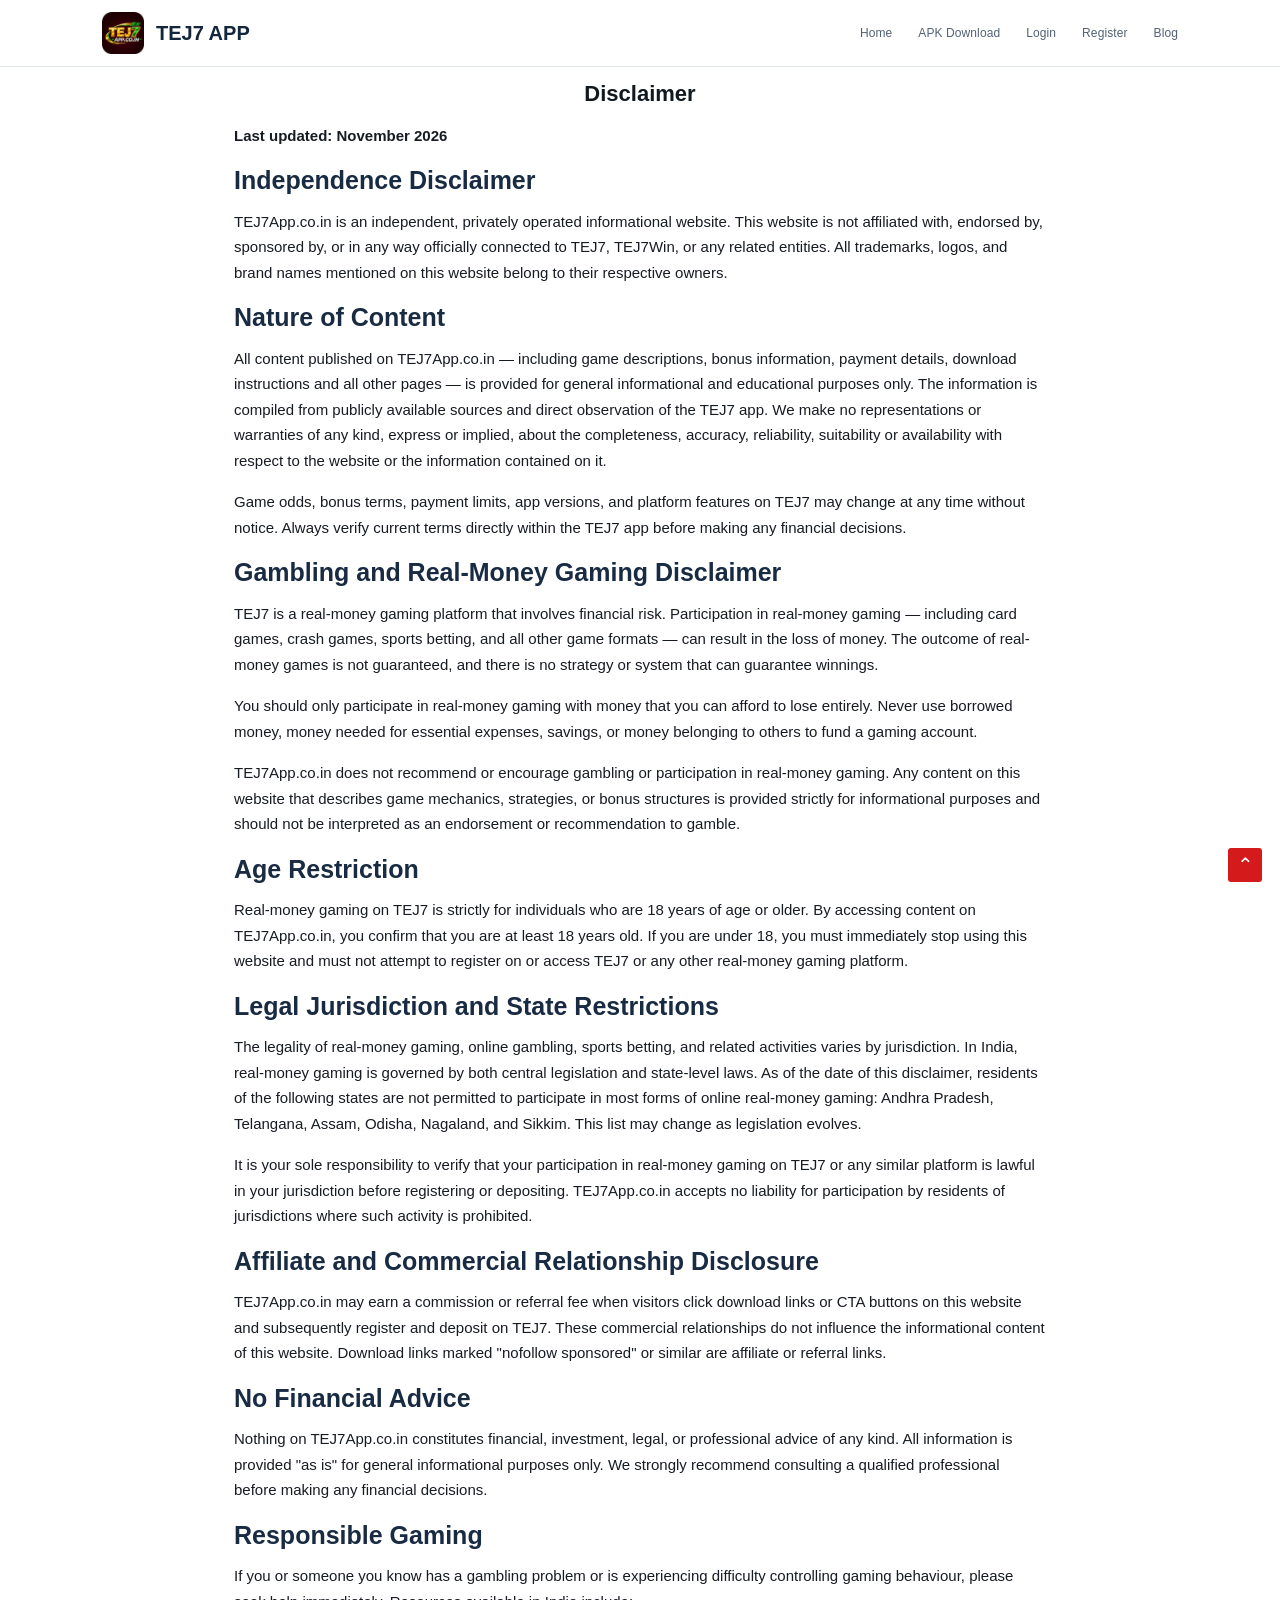
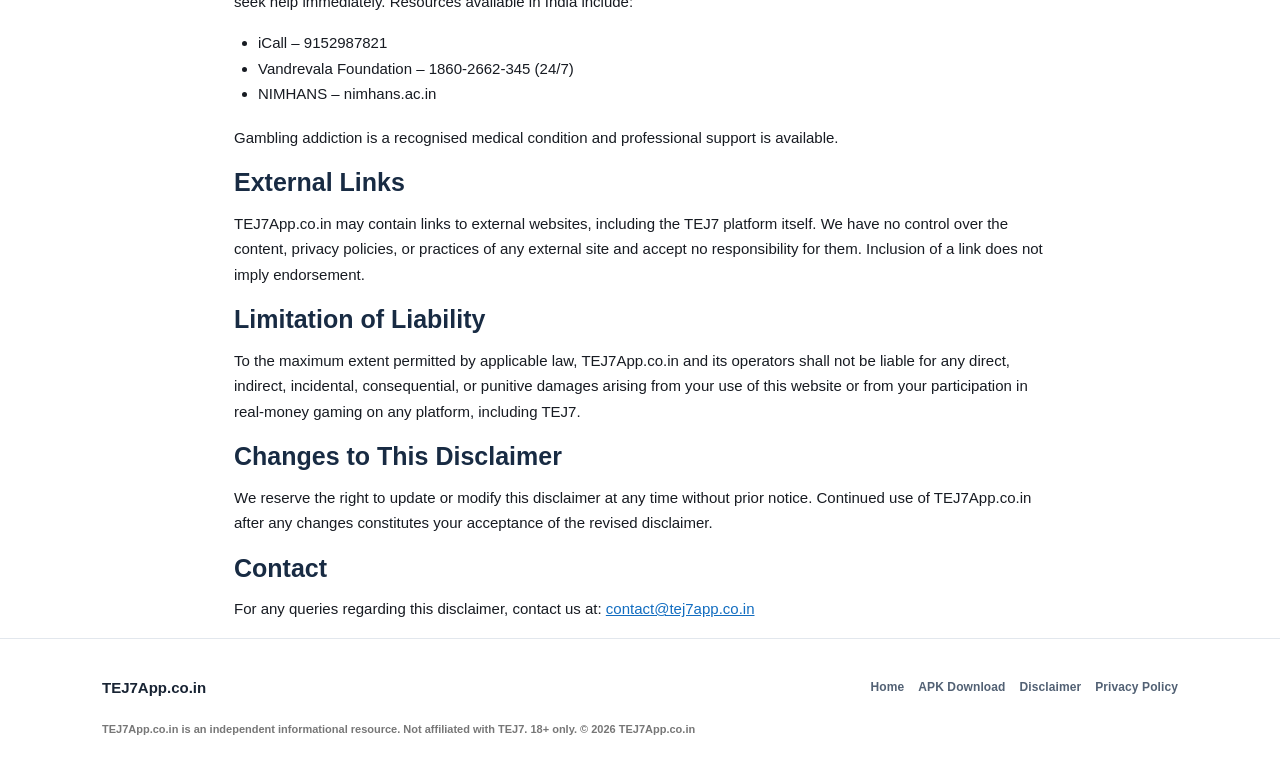
<file: disclaimer.html>
<!DOCTYPE html>
<html lang="en-IN">
<head>
<meta charset="UTF-8">
<meta name="viewport" content="width=device-width,initial-scale=1">
<title>Disclaimer – TEJ7App.co.in</title>
<meta name="description" content="Disclaimer for TEJ7App.co.in. This is an independent informational website. Not affiliated with or endorsed by TEJ7. Real-money gaming is for adults 18+ only.">
<meta name="robots" content="index,follow">
<link rel="canonical" href="https://tej7app.co.in/disclaimer.html">
<link rel="icon" type="image/x-icon" href="assets/tej7-favicon.ico">
<link rel="stylesheet" href="assets/style.css">
<script type="application/ld+json">
{
  "@context": "https://schema.org",
  "@graph": [
    {
      "@type": "WebPage",
      "@id": "https://tej7app.co.in/disclaimer.html",
      "url": "https://tej7app.co.in/disclaimer.html",
      "name": "Disclaimer – TEJ7App.co.in",
      "description": "Disclaimer for TEJ7App.co.in. This is an independent informational website. Not affiliated with or endorsed by TEJ7. Real-money gaming is for adults 18+ only.",
      "isPartOf": { "@id": "https://tej7app.co.in/#website" },
      "inLanguage": "en-IN"
    },
    {
      "@type": "WebSite",
      "@id": "https://tej7app.co.in/#website",
      "url": "https://tej7app.co.in/",
      "name": "TEJ7 APP",
      "inLanguage": "en-IN"
    }
  ]
}
</script>
<!-- Google Tag Manager -->
<script async src="https://www.googletagmanager.com/gtm.js?id=GTM-P8FNB3FP"></script>
<script>window.dataLayer=window.dataLayer||[];function gtag(){dataLayer.push(arguments);}gtag('js',new Date());</script>
</head>
<body id="top">
<!-- Google Tag Manager (noscript) -->
<noscript><iframe src="https://www.googletagmanager.com/ns.html?id=GTM-P8FNB3FP" height="0" width="0" style="display:none;visibility:hidden"></iframe></noscript>

<header class="site-header">
  <div class="header-inner">
    <a class="brand" href="/"><img src="assets/tej7-app-logo.webp" alt="TEJ7 App Official Logo – tej7app.co.in" width="42" height="42">TEJ7 APP</a>
    <nav>
      <a href="/">Home</a>
      <a href="tej7-apk-download.html">APK Download</a>
      <a href="tej7-login.html">Login</a>
      <a href="tej7-register.html">Register</a>
      <a href="blog.html">Blog</a>
    </nav>
  </div>
</header>

<div class="page-intro">
  <h1>Disclaimer</h1>
</div>

<main class="content" style="max-width:860px;margin:auto;">

  <p><strong>Last updated: November 2026</strong></p>

  <h2>Independence Disclaimer</h2>
  <p>TEJ7App.co.in is an independent, privately operated informational website. This website is not affiliated with, endorsed by, sponsored by, or in any way officially connected to TEJ7, TEJ7Win, or any related entities. All trademarks, logos, and brand names mentioned on this website belong to their respective owners.</p>

  <h2>Nature of Content</h2>
  <p>All content published on TEJ7App.co.in — including game descriptions, bonus information, payment details, download instructions and all other pages — is provided for general informational and educational purposes only. The information is compiled from publicly available sources and direct observation of the TEJ7 app. We make no representations or warranties of any kind, express or implied, about the completeness, accuracy, reliability, suitability or availability with respect to the website or the information contained on it.</p>
  <p>Game odds, bonus terms, payment limits, app versions, and platform features on TEJ7 may change at any time without notice. Always verify current terms directly within the TEJ7 app before making any financial decisions.</p>

  <h2>Gambling and Real-Money Gaming Disclaimer</h2>
  <p>TEJ7 is a real-money gaming platform that involves financial risk. Participation in real-money gaming — including card games, crash games, sports betting, and all other game formats — can result in the loss of money. The outcome of real-money games is not guaranteed, and there is no strategy or system that can guarantee winnings.</p>
  <p>You should only participate in real-money gaming with money that you can afford to lose entirely. Never use borrowed money, money needed for essential expenses, savings, or money belonging to others to fund a gaming account.</p>
  <p>TEJ7App.co.in does not recommend or encourage gambling or participation in real-money gaming. Any content on this website that describes game mechanics, strategies, or bonus structures is provided strictly for informational purposes and should not be interpreted as an endorsement or recommendation to gamble.</p>

  <h2>Age Restriction</h2>
  <p>Real-money gaming on TEJ7 is strictly for individuals who are 18 years of age or older. By accessing content on TEJ7App.co.in, you confirm that you are at least 18 years old. If you are under 18, you must immediately stop using this website and must not attempt to register on or access TEJ7 or any other real-money gaming platform.</p>

  <h2>Legal Jurisdiction and State Restrictions</h2>
  <p>The legality of real-money gaming, online gambling, sports betting, and related activities varies by jurisdiction. In India, real-money gaming is governed by both central legislation and state-level laws. As of the date of this disclaimer, residents of the following states are not permitted to participate in most forms of online real-money gaming: Andhra Pradesh, Telangana, Assam, Odisha, Nagaland, and Sikkim. This list may change as legislation evolves.</p>
  <p>It is your sole responsibility to verify that your participation in real-money gaming on TEJ7 or any similar platform is lawful in your jurisdiction before registering or depositing. TEJ7App.co.in accepts no liability for participation by residents of jurisdictions where such activity is prohibited.</p>

  <h2>Affiliate and Commercial Relationship Disclosure</h2>
  <p>TEJ7App.co.in may earn a commission or referral fee when visitors click download links or CTA buttons on this website and subsequently register and deposit on TEJ7. These commercial relationships do not influence the informational content of this website. Download links marked "nofollow sponsored" or similar are affiliate or referral links.</p>

  <h2>No Financial Advice</h2>
  <p>Nothing on TEJ7App.co.in constitutes financial, investment, legal, or professional advice of any kind. All information is provided "as is" for general informational purposes only. We strongly recommend consulting a qualified professional before making any financial decisions.</p>

  <h2>Responsible Gaming</h2>
  <p>If you or someone you know has a gambling problem or is experiencing difficulty controlling gaming behaviour, please seek help immediately. Resources available in India include:</p>
  <ul>
    <li>iCall – 9152987821</li>
    <li>Vandrevala Foundation – 1860-2662-345 (24/7)</li>
    <li>NIMHANS – nimhans.ac.in</li>
  </ul>
  <p>Gambling addiction is a recognised medical condition and professional support is available.</p>

  <h2>External Links</h2>
  <p>TEJ7App.co.in may contain links to external websites, including the TEJ7 platform itself. We have no control over the content, privacy policies, or practices of any external site and accept no responsibility for them. Inclusion of a link does not imply endorsement.</p>

  <h2>Limitation of Liability</h2>
  <p>To the maximum extent permitted by applicable law, TEJ7App.co.in and its operators shall not be liable for any direct, indirect, incidental, consequential, or punitive damages arising from your use of this website or from your participation in real-money gaming on any platform, including TEJ7.</p>

  <h2>Changes to This Disclaimer</h2>
  <p>We reserve the right to update or modify this disclaimer at any time without prior notice. Continued use of TEJ7App.co.in after any changes constitutes your acceptance of the revised disclaimer.</p>

  <h2>Contact</h2>
  <p>For any queries regarding this disclaimer, contact us at: <a href="mailto:contact@tej7app.co.in">contact@tej7app.co.in</a></p>

</main>

<footer class="site-footer">
  <div style="max-width:1120px;margin:auto;padding:20px 22px;display:flex;flex-wrap:wrap;gap:12px;justify-content:space-between;align-items:center;">
    <span style="font-weight:700;font-size:15px;">TEJ7App.co.in</span>
    <nav style="display:flex;flex-wrap:wrap;gap:14px;font-size:12px;">
      <a href="/">Home</a>
      <a href="tej7-apk-download.html">APK Download</a>
      <a href="disclaimer.html">Disclaimer</a>
      <a href="privacy-policy.html">Privacy Policy</a>
    </nav>
    <p style="width:100%;font-size:11px;color:#777;margin:8px 0 0;">TEJ7App.co.in is an independent informational resource. Not affiliated with TEJ7. 18+ only. © 2026 TEJ7App.co.in</p>
  </div>
</footer>
<a class="top-link" href="#top" aria-label="Back to top">⌃</a>
</body>
</html>
</file>
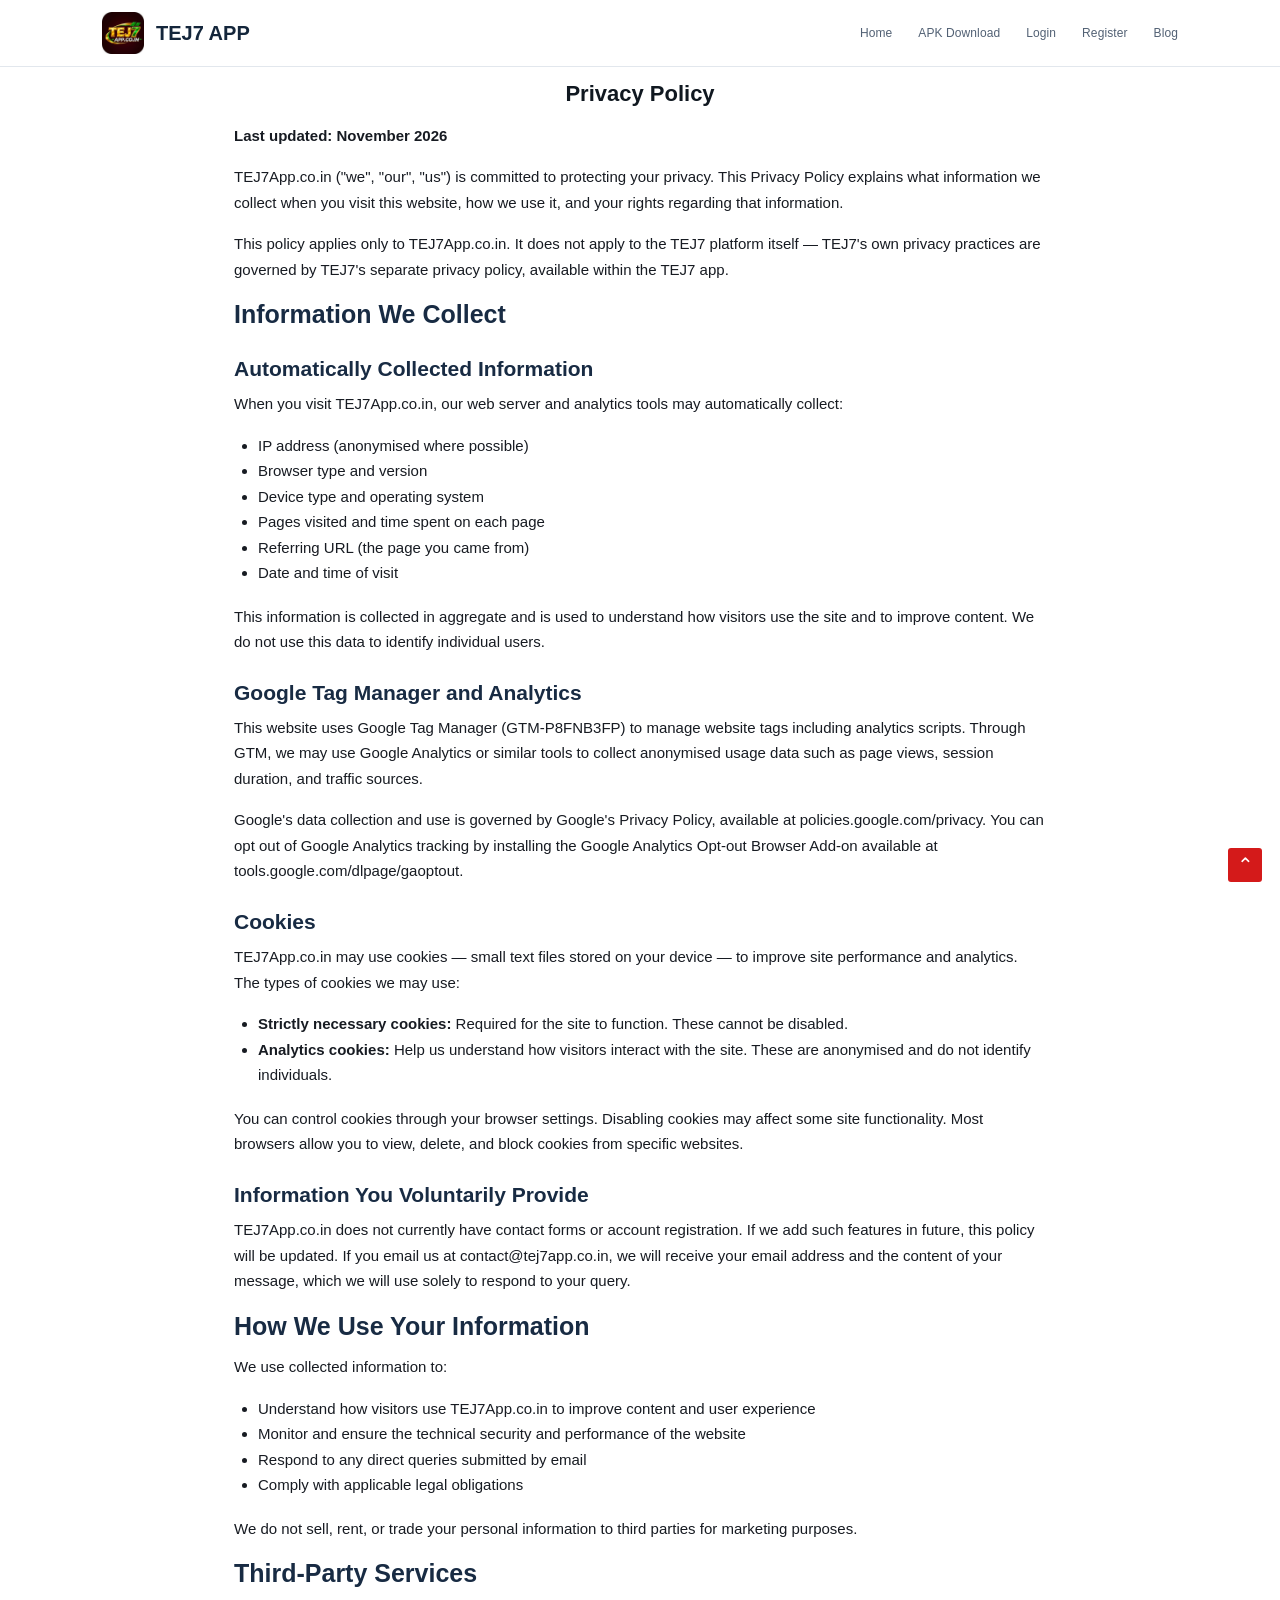
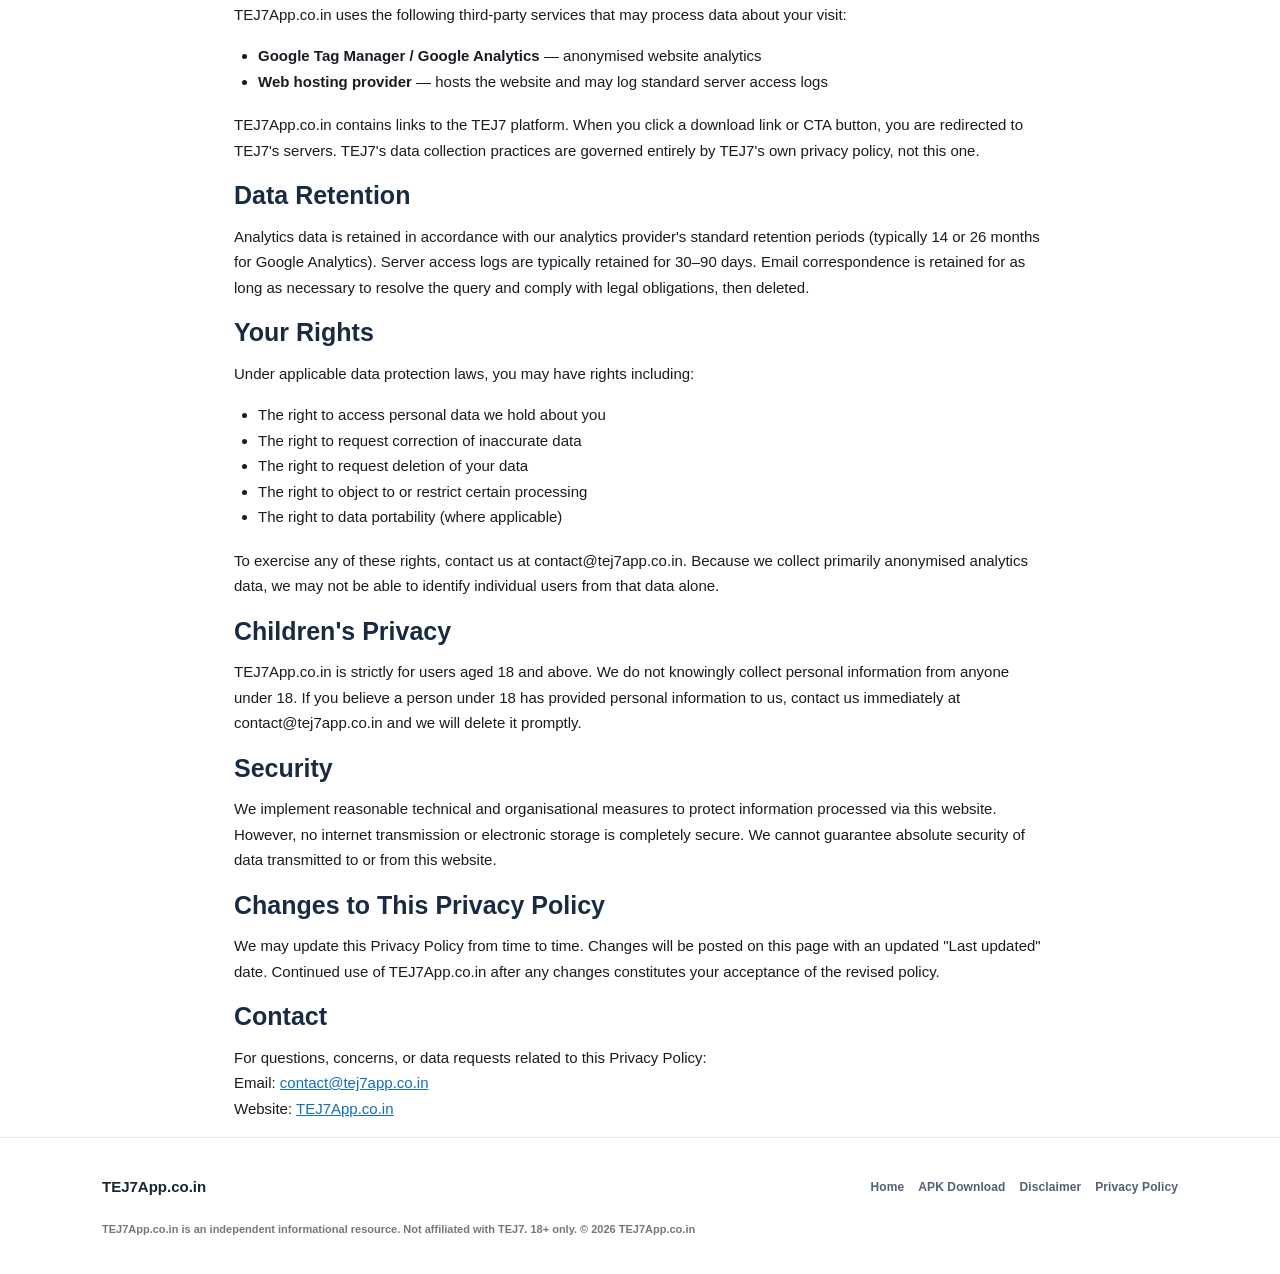
<file: privacy-policy.html>
<!DOCTYPE html>
<html lang="en-IN">
<head>
<meta charset="UTF-8">
<meta name="viewport" content="width=device-width,initial-scale=1">
<title>Privacy Policy – TEJ7App.co.in</title>
<meta name="description" content="Privacy Policy for TEJ7App.co.in. How we collect, use and protect your data. Independent informational website. Not affiliated with TEJ7.">
<meta name="robots" content="index,follow">
<link rel="canonical" href="https://tej7app.co.in/privacy-policy.html">
<link rel="icon" type="image/x-icon" href="assets/tej7-favicon.ico">
<link rel="stylesheet" href="assets/style.css">
<script type="application/ld+json">
{
  "@context": "https://schema.org",
  "@graph": [
    {
      "@type": "WebPage",
      "@id": "https://tej7app.co.in/privacy-policy.html",
      "url": "https://tej7app.co.in/privacy-policy.html",
      "name": "Privacy Policy – TEJ7App.co.in",
      "description": "Privacy Policy for TEJ7App.co.in. How we collect, use and protect your data. Independent informational website. Not affiliated with TEJ7.",
      "isPartOf": { "@id": "https://tej7app.co.in/#website" },
      "inLanguage": "en-IN"
    },
    {
      "@type": "WebSite",
      "@id": "https://tej7app.co.in/#website",
      "url": "https://tej7app.co.in/",
      "name": "TEJ7 APP",
      "inLanguage": "en-IN"
    }
  ]
}
</script>
<!-- Google Tag Manager -->
<script async src="https://www.googletagmanager.com/gtm.js?id=GTM-P8FNB3FP"></script>
<script>window.dataLayer=window.dataLayer||[];function gtag(){dataLayer.push(arguments);}gtag('js',new Date());</script>
</head>
<body id="top">
<!-- Google Tag Manager (noscript) -->
<noscript><iframe src="https://www.googletagmanager.com/ns.html?id=GTM-P8FNB3FP" height="0" width="0" style="display:none;visibility:hidden"></iframe></noscript>

<header class="site-header">
  <div class="header-inner">
    <a class="brand" href="/"><img src="assets/tej7-app-logo.webp" alt="TEJ7 App Official Logo – tej7app.co.in" width="42" height="42">TEJ7 APP</a>
    <nav>
      <a href="/">Home</a>
      <a href="tej7-apk-download.html">APK Download</a>
      <a href="tej7-login.html">Login</a>
      <a href="tej7-register.html">Register</a>
      <a href="blog.html">Blog</a>
    </nav>
  </div>
</header>

<div class="page-intro">
  <h1>Privacy Policy</h1>
</div>

<main class="content" style="max-width:860px;margin:auto;">

  <p><strong>Last updated: November 2026</strong></p>
  <p>TEJ7App.co.in ("we", "our", "us") is committed to protecting your privacy. This Privacy Policy explains what information we collect when you visit this website, how we use it, and your rights regarding that information.</p>
  <p>This policy applies only to TEJ7App.co.in. It does not apply to the TEJ7 platform itself — TEJ7's own privacy practices are governed by TEJ7's separate privacy policy, available within the TEJ7 app.</p>

  <h2>Information We Collect</h2>

  <h3>Automatically Collected Information</h3>
  <p>When you visit TEJ7App.co.in, our web server and analytics tools may automatically collect:</p>
  <ul>
    <li>IP address (anonymised where possible)</li>
    <li>Browser type and version</li>
    <li>Device type and operating system</li>
    <li>Pages visited and time spent on each page</li>
    <li>Referring URL (the page you came from)</li>
    <li>Date and time of visit</li>
  </ul>
  <p>This information is collected in aggregate and is used to understand how visitors use the site and to improve content. We do not use this data to identify individual users.</p>

  <h3>Google Tag Manager and Analytics</h3>
  <p>This website uses Google Tag Manager (GTM-P8FNB3FP) to manage website tags including analytics scripts. Through GTM, we may use Google Analytics or similar tools to collect anonymised usage data such as page views, session duration, and traffic sources.</p>
  <p>Google's data collection and use is governed by Google's Privacy Policy, available at policies.google.com/privacy. You can opt out of Google Analytics tracking by installing the Google Analytics Opt-out Browser Add-on available at tools.google.com/dlpage/gaoptout.</p>

  <h3>Cookies</h3>
  <p>TEJ7App.co.in may use cookies — small text files stored on your device — to improve site performance and analytics. The types of cookies we may use:</p>
  <ul>
    <li><strong>Strictly necessary cookies:</strong> Required for the site to function. These cannot be disabled.</li>
    <li><strong>Analytics cookies:</strong> Help us understand how visitors interact with the site. These are anonymised and do not identify individuals.</li>
  </ul>
  <p>You can control cookies through your browser settings. Disabling cookies may affect some site functionality. Most browsers allow you to view, delete, and block cookies from specific websites.</p>

  <h3>Information You Voluntarily Provide</h3>
  <p>TEJ7App.co.in does not currently have contact forms or account registration. If we add such features in future, this policy will be updated. If you email us at contact@tej7app.co.in, we will receive your email address and the content of your message, which we will use solely to respond to your query.</p>

  <h2>How We Use Your Information</h2>
  <p>We use collected information to:</p>
  <ul>
    <li>Understand how visitors use TEJ7App.co.in to improve content and user experience</li>
    <li>Monitor and ensure the technical security and performance of the website</li>
    <li>Respond to any direct queries submitted by email</li>
    <li>Comply with applicable legal obligations</li>
  </ul>
  <p>We do not sell, rent, or trade your personal information to third parties for marketing purposes.</p>

  <h2>Third-Party Services</h2>
  <p>TEJ7App.co.in uses the following third-party services that may process data about your visit:</p>
  <ul>
    <li><strong>Google Tag Manager / Google Analytics</strong> — anonymised website analytics</li>
    <li><strong>Web hosting provider</strong> — hosts the website and may log standard server access logs</li>
  </ul>
  <p>TEJ7App.co.in contains links to the TEJ7 platform. When you click a download link or CTA button, you are redirected to TEJ7's servers. TEJ7's data collection practices are governed entirely by TEJ7's own privacy policy, not this one.</p>

  <h2>Data Retention</h2>
  <p>Analytics data is retained in accordance with our analytics provider's standard retention periods (typically 14 or 26 months for Google Analytics). Server access logs are typically retained for 30–90 days. Email correspondence is retained for as long as necessary to resolve the query and comply with legal obligations, then deleted.</p>

  <h2>Your Rights</h2>
  <p>Under applicable data protection laws, you may have rights including:</p>
  <ul>
    <li>The right to access personal data we hold about you</li>
    <li>The right to request correction of inaccurate data</li>
    <li>The right to request deletion of your data</li>
    <li>The right to object to or restrict certain processing</li>
    <li>The right to data portability (where applicable)</li>
  </ul>
  <p>To exercise any of these rights, contact us at contact@tej7app.co.in. Because we collect primarily anonymised analytics data, we may not be able to identify individual users from that data alone.</p>

  <h2>Children's Privacy</h2>
  <p>TEJ7App.co.in is strictly for users aged 18 and above. We do not knowingly collect personal information from anyone under 18. If you believe a person under 18 has provided personal information to us, contact us immediately at contact@tej7app.co.in and we will delete it promptly.</p>

  <h2>Security</h2>
  <p>We implement reasonable technical and organisational measures to protect information processed via this website. However, no internet transmission or electronic storage is completely secure. We cannot guarantee absolute security of data transmitted to or from this website.</p>

  <h2>Changes to This Privacy Policy</h2>
  <p>We may update this Privacy Policy from time to time. Changes will be posted on this page with an updated "Last updated" date. Continued use of TEJ7App.co.in after any changes constitutes your acceptance of the revised policy.</p>

  <h2>Contact</h2>
  <p>For questions, concerns, or data requests related to this Privacy Policy:<br>
  Email: <a href="mailto:contact@tej7app.co.in">contact@tej7app.co.in</a><br>
  Website: <a href="https://tej7app.co.in">TEJ7App.co.in</a></p>

</main>

<footer class="site-footer">
  <div style="max-width:1120px;margin:auto;padding:20px 22px;display:flex;flex-wrap:wrap;gap:12px;justify-content:space-between;align-items:center;">
    <span style="font-weight:700;font-size:15px;">TEJ7App.co.in</span>
    <nav style="display:flex;flex-wrap:wrap;gap:14px;font-size:12px;">
      <a href="/">Home</a>
      <a href="tej7-apk-download.html">APK Download</a>
      <a href="disclaimer.html">Disclaimer</a>
      <a href="privacy-policy.html">Privacy Policy</a>
    </nav>
    <p style="width:100%;font-size:11px;color:#777;margin:8px 0 0;">TEJ7App.co.in is an independent informational resource. Not affiliated with TEJ7. 18+ only. © 2026 TEJ7App.co.in</p>
  </div>
</footer>
<a class="top-link" href="#top" aria-label="Back to top">⌃</a>
</body>
</html>
</file>
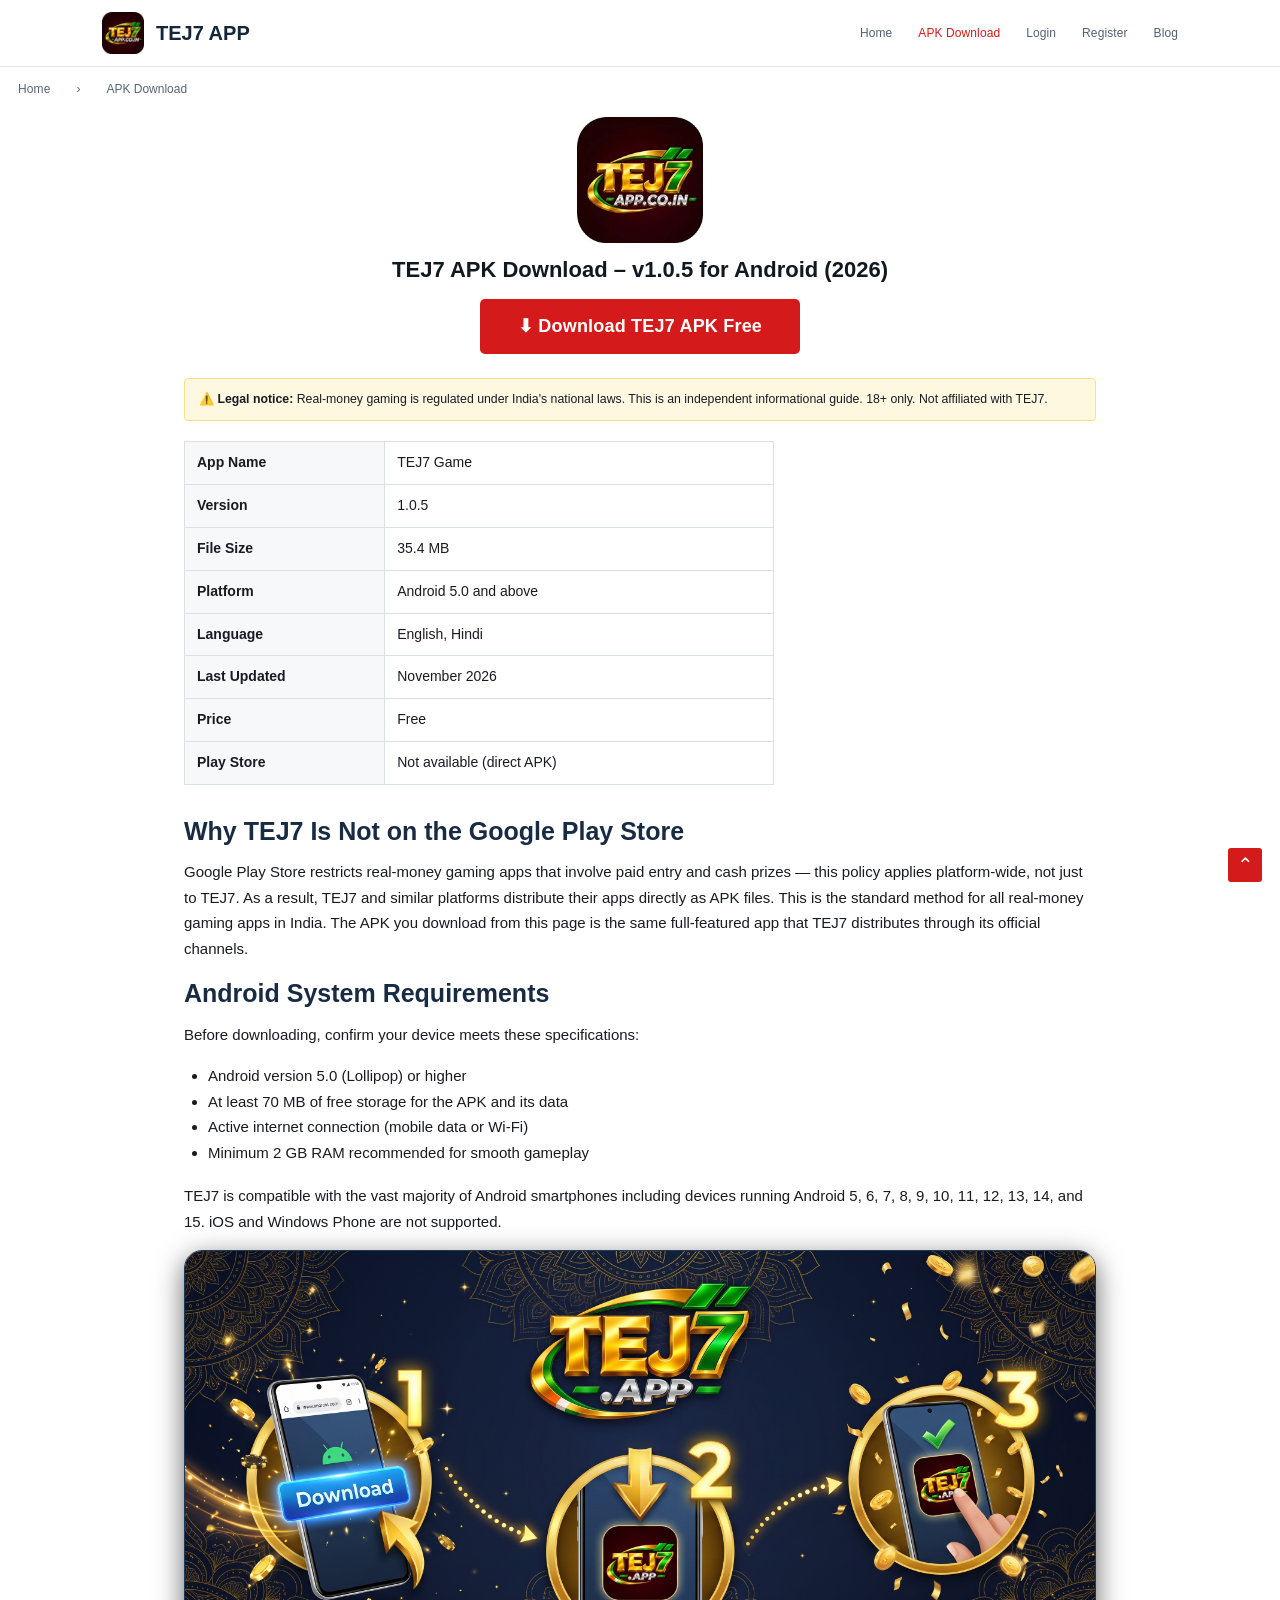
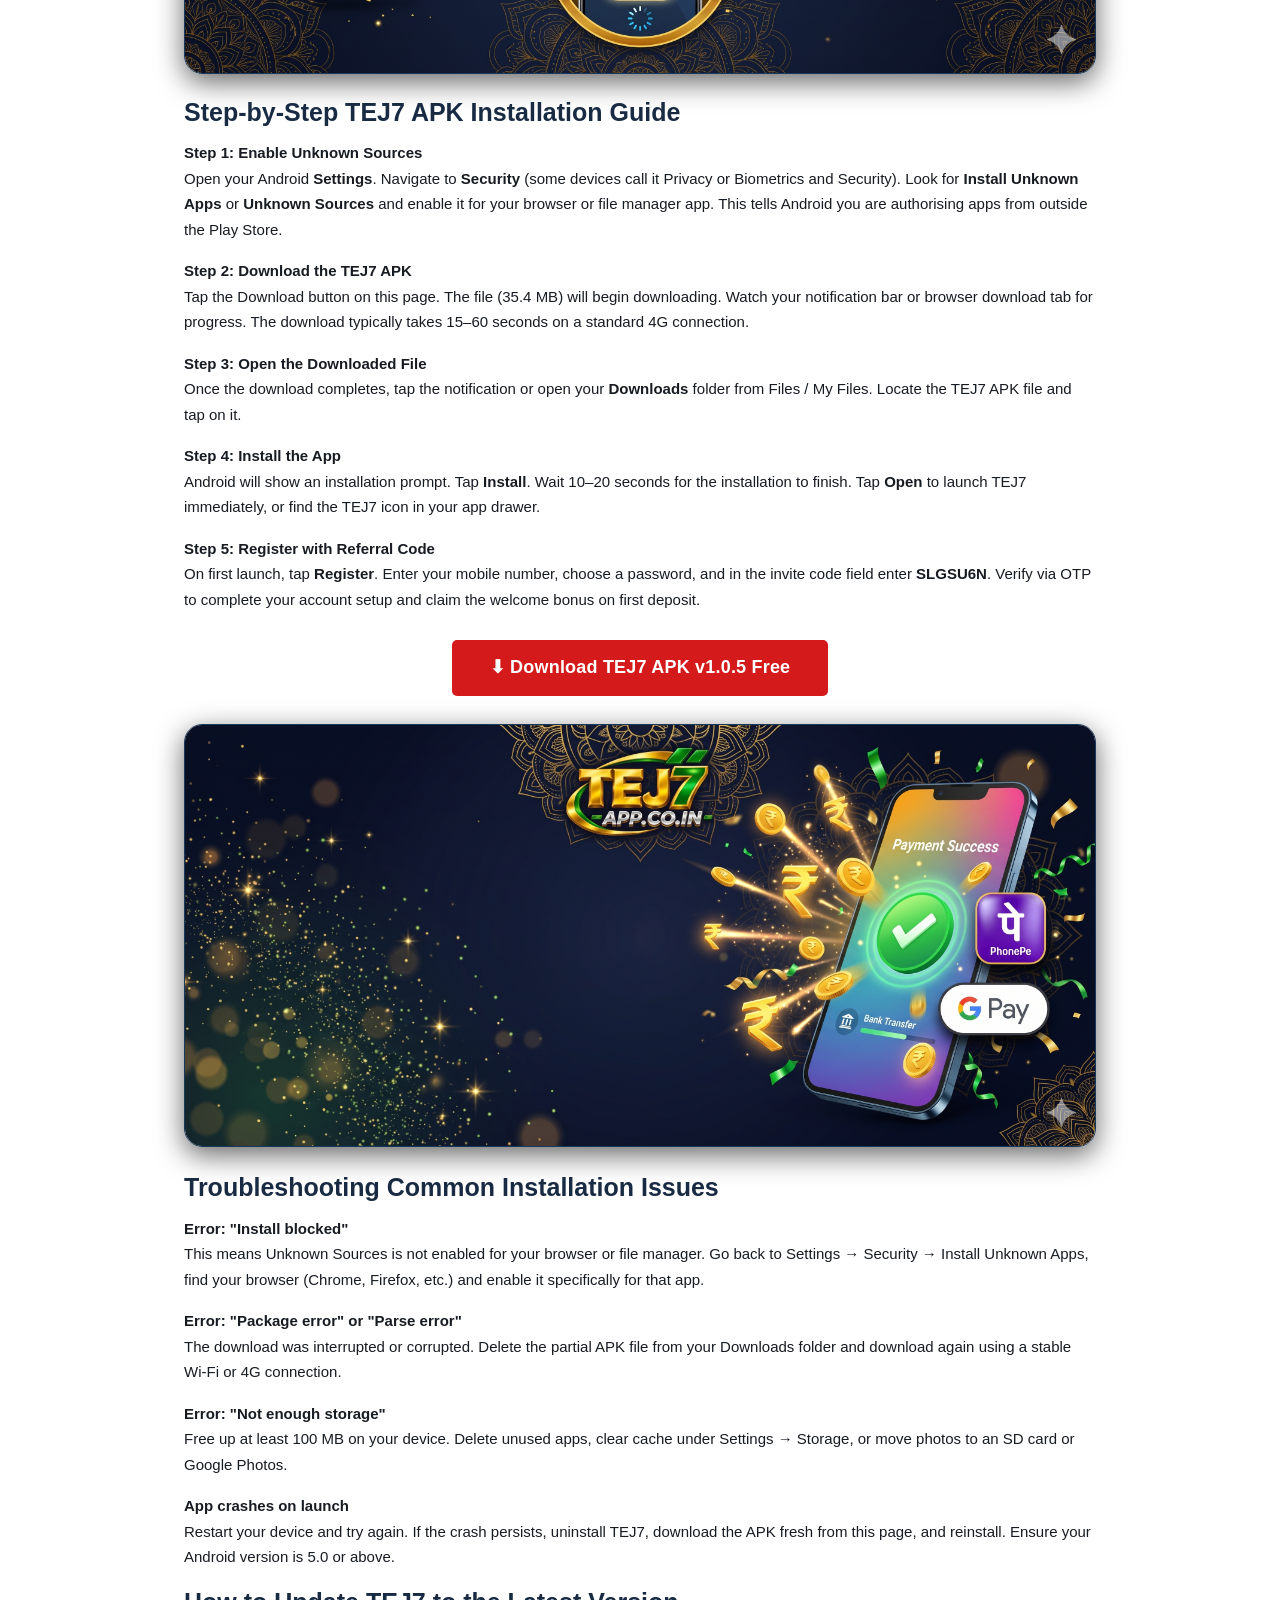
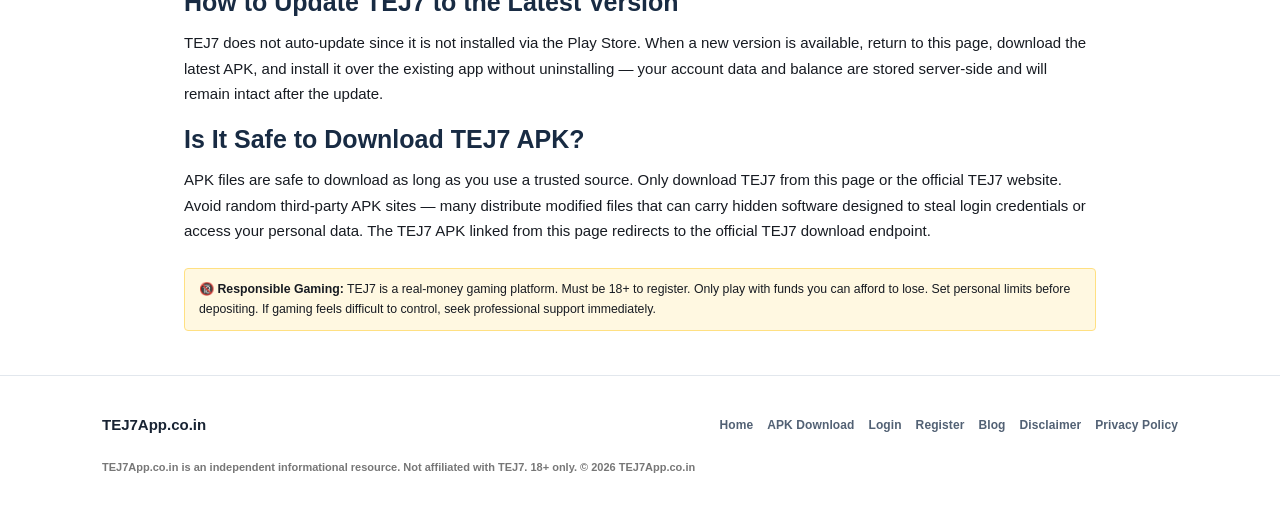
<file: tej7-apk-download.html>
<!DOCTYPE html>
<html lang="en-IN">
<head>
<meta charset="UTF-8">
<meta name="viewport" content="width=device-width,initial-scale=1">
<title>TEJ7 APK Download – Latest Version 1.0.5 for Android (2026) | TEJ7App.co.in</title>
<meta name="description" content="Download the latest TEJ7 APK v1.0.5 (35.4 MB) for Android. Step-by-step installation guide, system requirements and referral code SLGSU6N. Independent guide. 18+ only.">
<meta name="keywords" content="tej7 apk download, tej7 download, tej7 app download, tej7 apk, tej7 android download, download tej7, tej7 latest version, tej7 apk 2026">
<meta name="robots" content="index,follow">
<link rel="canonical" href="https://tej7app.co.in/tej7-apk-download.html">
<meta property="og:type" content="website">
<meta property="og:url" content="https://tej7app.co.in/tej7-apk-download.html">
<meta property="og:title" content="TEJ7 APK Download – v1.0.5 for Android">
<meta property="og:description" content="Download the TEJ7 APK for Android. Latest version 1.0.5, 35.4 MB. Install guide included. Referral code SLGSU6N. 18+ only.">
<meta property="og:image" content="https://tej7app.co.in/assets/tej7-app-logo.webp">
<meta property="og:image:alt" content="TEJ7 Game Official App Logo">
<meta property="og:image:width" content="192">
<meta property="og:image:height" content="192">
<meta property="og:site_name" content="TEJ7App.co.in – TEJ7 Guide">
<meta name="twitter:card" content="summary_large_image">
<link rel="icon" type="image/x-icon" href="assets/tej7-favicon.ico">
<link rel="stylesheet" href="assets/style.css">
<script type="application/ld+json">
{
  "@context":"https://schema.org",
  "@graph":[
    {
      "@type":"BreadcrumbList",
      "itemListElement":[
        {"@type":"ListItem","position":1,"name":"Home","item":"https://tej7app.co.in/"},
        {"@type":"ListItem","position":2,"name":"APK Download","item":"https://tej7app.co.in/tej7-apk-download.html"}
      ]
    },
    {
      "@type":"SoftwareApplication",
      "name":"TEJ7 Game App",
      "operatingSystem":"Android 5.0+",
      "applicationCategory":"GameApplication",
      "fileSize":"35.4 MB",
      "softwareVersion":"1.0.5",
      "offers":{"@type":"Offer","price":"0","priceCurrency":"INR"},
      "url":"https://tej7app.co.in/"
    }
  ]
}
</script>
<!-- Google Tag Manager -->
<script async src="https://www.googletagmanager.com/gtm.js?id=GTM-P8FNB3FP"></script>
<script>window.dataLayer=window.dataLayer||[];function gtag(){dataLayer.push(arguments);}gtag('js',new Date());</script>
</head>
<body id="top">
<!-- Google Tag Manager (noscript) -->
<noscript><iframe src="https://www.googletagmanager.com/ns.html?id=GTM-P8FNB3FP" height="0" width="0" style="display:none;visibility:hidden"></iframe></noscript>

<header class="site-header">
  <div class="header-inner">
    <a class="brand" href="/"><img src="assets/tej7-app-logo.webp" alt="TEJ7 App Official Logo – tej7app.co.in" width="42" height="42">TEJ7 APP</a>
    <nav>
      <a href="/">Home</a>
      <a href="tej7-apk-download.html" aria-current="page">APK Download</a>
      <a href="tej7-login.html">Login</a>
      <a href="tej7-register.html">Register</a>
      <a href="blog.html">Blog</a>
    </nav>
  </div>
</header>

<div class="page-intro">
  <nav class="breadcrumb" aria-label="Breadcrumb">
    <a href="/">Home</a> &rsaquo; <span>APK Download</span>
  </nav>
  <img class="hero-logo" loading="lazy" src="assets/tej7-app-logo.webp" alt="TEJ7 App" width="100" height="100">
  <h1>TEJ7 APK Download – v1.0.5 for Android (2026)</h1>
  <a class="download-btn" href="https://tej7win.com?inviteCode=SLGSU6N&from=app" rel="nofollow sponsored noopener" target="_blank">⬇ Download TEJ7 APK Free</a>
</div>

<main class="content">

  <p class="rg-notice">⚠️ <strong>Legal notice:</strong> Real-money gaming is regulated under India's national laws. This is an independent informational guide. 18+ only. Not affiliated with TEJ7.</p>

  <table class="info-table">
    <tbody>
      <tr><th>App Name</th><td>TEJ7 Game</td></tr>
      <tr><th>Version</th><td>1.0.5</td></tr>
      <tr><th>File Size</th><td>35.4 MB</td></tr>
      <tr><th>Platform</th><td>Android 5.0 and above</td></tr>
      <tr><th>Language</th><td>English, Hindi</td></tr>
      <tr><th>Last Updated</th><td>November 2026</td></tr>
      <tr><th>Price</th><td>Free</td></tr>
      <tr><th>Play Store</th><td>Not available (direct APK)</td></tr>
    </tbody>
  </table>

  <h2>Why TEJ7 Is Not on the Google Play Store</h2>
  <p>Google Play Store restricts real-money gaming apps that involve paid entry and cash prizes — this policy applies platform-wide, not just to TEJ7. As a result, TEJ7 and similar platforms distribute their apps directly as APK files. This is the standard method for all real-money gaming apps in India. The APK you download from this page is the same full-featured app that TEJ7 distributes through its official channels.</p>

  <h2>Android System Requirements</h2>
  <p>Before downloading, confirm your device meets these specifications:</p>
  <ul>
    <li>Android version 5.0 (Lollipop) or higher</li>
    <li>At least 70 MB of free storage for the APK and its data</li>
    <li>Active internet connection (mobile data or Wi-Fi)</li>
    <li>Minimum 2 GB RAM recommended for smooth gameplay</li>
  </ul>
  <p>TEJ7 is compatible with the vast majority of Android smartphones including devices running Android 5, 6, 7, 8, 9, 10, 11, 12, 13, 14, and 15. iOS and Windows Phone are not supported.</p>

  <div style="margin:0 0 22px;border-radius:18px;overflow:hidden;border:1.5px solid #1a3a5c;box-shadow:0 8px 28px rgba(0,0,0,0.6);">
    <img src="assets/tej7-apk-download-guide.jpg" alt="TEJ7 APK Download Guide – Install tej7app.co.in App on Android Step by Step" width="900" height="420" loading="lazy" style="width:100%;height:auto;display:block;">
  </div>

  <h2>Step-by-Step TEJ7 APK Installation Guide</h2>

  <p><strong>Step 1: Enable Unknown Sources</strong><br>
  Open your Android <strong>Settings</strong>. Navigate to <strong>Security</strong> (some devices call it Privacy or Biometrics and Security). Look for <strong>Install Unknown Apps</strong> or <strong>Unknown Sources</strong> and enable it for your browser or file manager app. This tells Android you are authorising apps from outside the Play Store.</p>

  <p><strong>Step 2: Download the TEJ7 APK</strong><br>
  Tap the Download button on this page. The file (35.4 MB) will begin downloading. Watch your notification bar or browser download tab for progress. The download typically takes 15–60 seconds on a standard 4G connection.</p>

  <p><strong>Step 3: Open the Downloaded File</strong><br>
  Once the download completes, tap the notification or open your <strong>Downloads</strong> folder from Files / My Files. Locate the TEJ7 APK file and tap on it.</p>

  <p><strong>Step 4: Install the App</strong><br>
  Android will show an installation prompt. Tap <strong>Install</strong>. Wait 10–20 seconds for the installation to finish. Tap <strong>Open</strong> to launch TEJ7 immediately, or find the TEJ7 icon in your app drawer.</p>

  <p><strong>Step 5: Register with Referral Code</strong><br>
  On first launch, tap <strong>Register</strong>. Enter your mobile number, choose a password, and in the invite code field enter <strong>SLGSU6N</strong>. Verify via OTP to complete your account setup and claim the welcome bonus on first deposit.</p>

  <div style="text-align:center;margin:28px 0;">
    <a class="download-btn" href="https://tej7win.com?inviteCode=SLGSU6N&from=app" rel="nofollow sponsored noopener" target="_blank">⬇ Download TEJ7 APK v1.0.5 Free</a>
  </div>

  <div style="margin:24px 0;border-radius:18px;overflow:hidden;border:1.5px solid #1a3a5c;box-shadow:0 8px 28px rgba(0,0,0,0.6);">
    <img src="assets/tej7-upi-withdrawal-success.jpg" alt="TEJ7 UPI Withdrawal Success – Instant Payout to PhonePe Google Pay Paytm" width="900" height="420" loading="lazy" style="width:100%;height:auto;display:block;">
  </div>

  <h2>Troubleshooting Common Installation Issues</h2>

  <p><strong>Error: "Install blocked"</strong><br>
  This means Unknown Sources is not enabled for your browser or file manager. Go back to Settings → Security → Install Unknown Apps, find your browser (Chrome, Firefox, etc.) and enable it specifically for that app.</p>

  <p><strong>Error: "Package error" or "Parse error"</strong><br>
  The download was interrupted or corrupted. Delete the partial APK file from your Downloads folder and download again using a stable Wi-Fi or 4G connection.</p>

  <p><strong>Error: "Not enough storage"</strong><br>
  Free up at least 100 MB on your device. Delete unused apps, clear cache under Settings → Storage, or move photos to an SD card or Google Photos.</p>

  <p><strong>App crashes on launch</strong><br>
  Restart your device and try again. If the crash persists, uninstall TEJ7, download the APK fresh from this page, and reinstall. Ensure your Android version is 5.0 or above.</p>

  <h2>How to Update TEJ7 to the Latest Version</h2>
  <p>TEJ7 does not auto-update since it is not installed via the Play Store. When a new version is available, return to this page, download the latest APK, and install it over the existing app without uninstalling — your account data and balance are stored server-side and will remain intact after the update.</p>

  <h2>Is It Safe to Download TEJ7 APK?</h2>
  <p>APK files are safe to download as long as you use a trusted source. Only download TEJ7 from this page or the official TEJ7 website. Avoid random third-party APK sites — many distribute modified files that can carry hidden software designed to steal login credentials or access your personal data. The TEJ7 APK linked from this page redirects to the official TEJ7 download endpoint.</p>

  <section class="rg-notice">
    <strong>🔞 Responsible Gaming:</strong> TEJ7 is a real-money gaming platform. Must be 18+ to register. Only play with funds you can afford to lose. Set personal limits before depositing. If gaming feels difficult to control, seek professional support immediately.
  </section>

</main>

<footer class="site-footer">
  <div style="max-width:1120px;margin:auto;padding:20px 22px;display:flex;flex-wrap:wrap;gap:12px;justify-content:space-between;align-items:center;">
    <span style="font-weight:700;font-size:15px;">TEJ7App.co.in</span>
    <nav style="display:flex;flex-wrap:wrap;gap:14px;font-size:12px;">
      <a href="/">Home</a>
      <a href="tej7-apk-download.html">APK Download</a>
      <a href="tej7-login.html">Login</a>
      <a href="tej7-register.html">Register</a>
      <a href="blog.html">Blog</a>
      <a href="disclaimer.html">Disclaimer</a>
      <a href="privacy-policy.html">Privacy Policy</a>
    </nav>
    <p style="width:100%;font-size:11px;color:#777;margin:8px 0 0;">TEJ7App.co.in is an independent informational resource. Not affiliated with TEJ7. 18+ only. © 2026 TEJ7App.co.in</p>
  </div>
</footer>
<a class="top-link" href="#top" aria-label="Back to top">⌃</a>
</body>
</html>
</file>
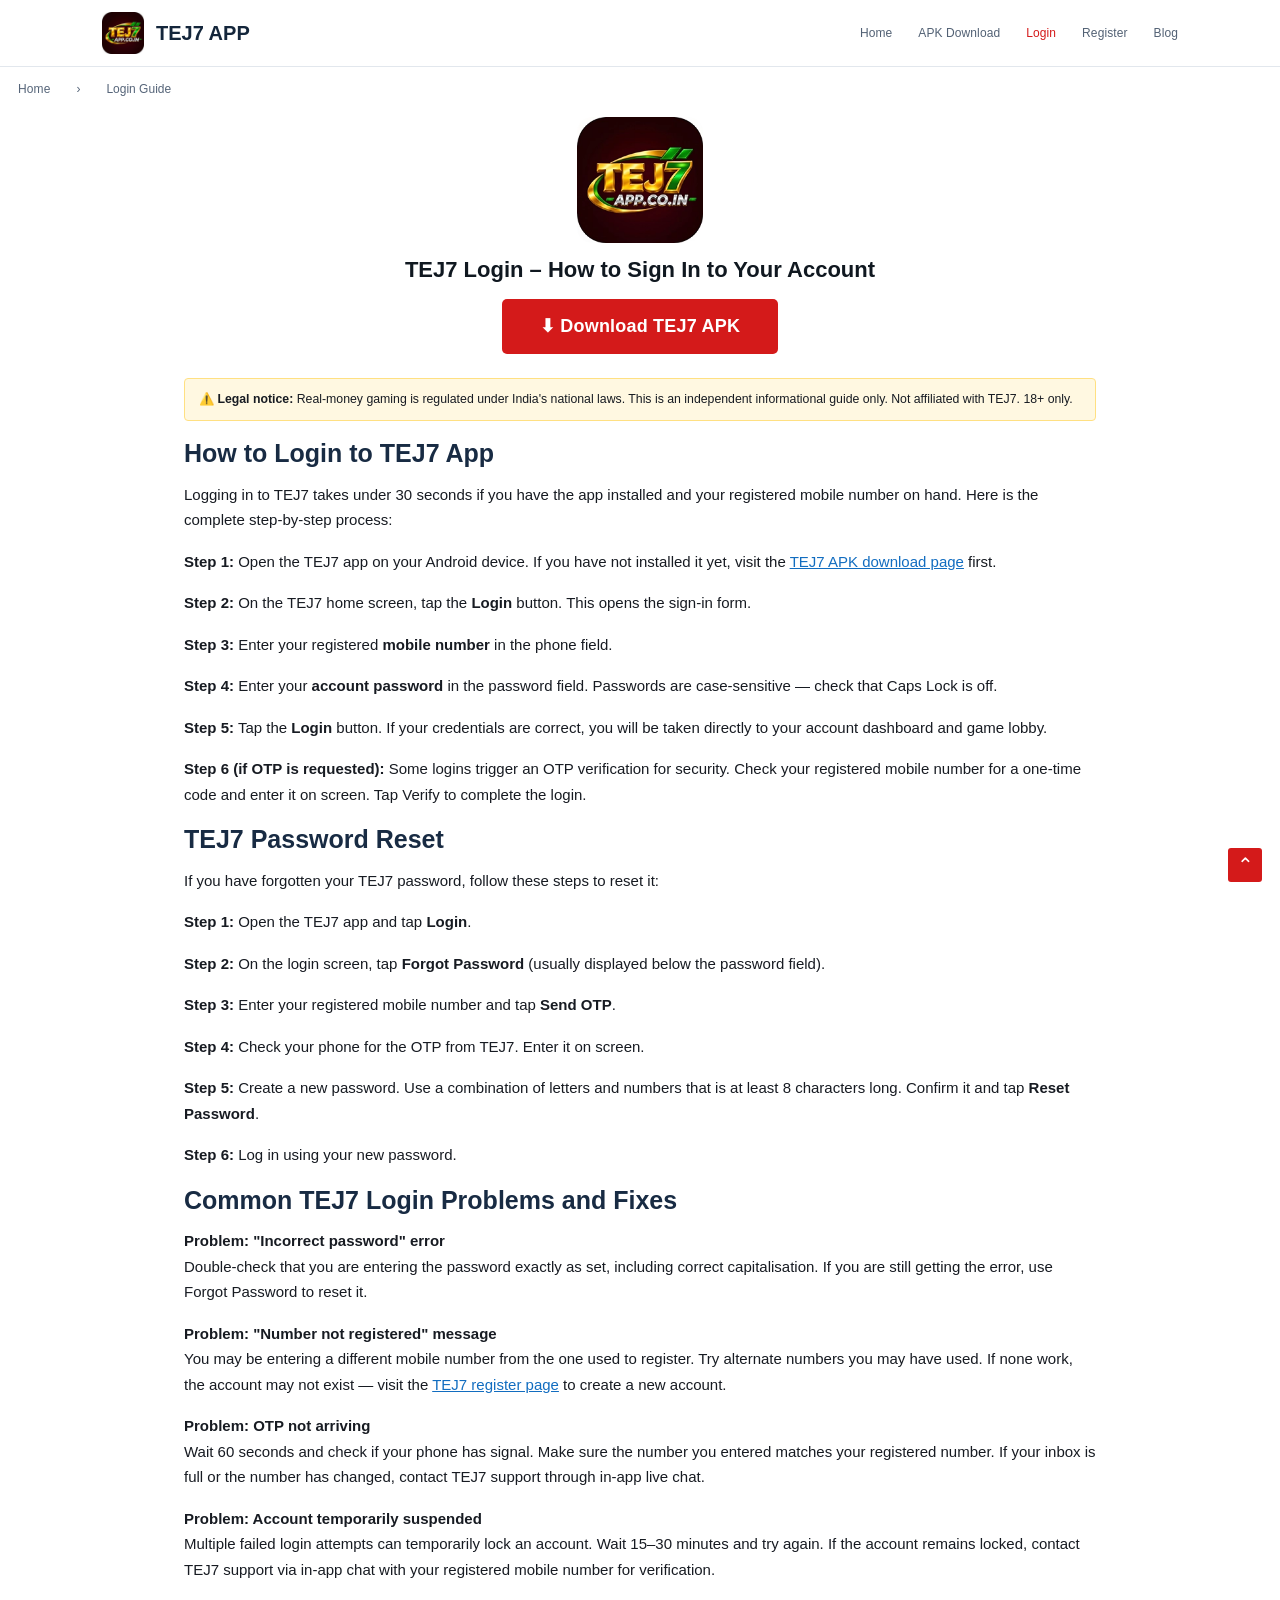
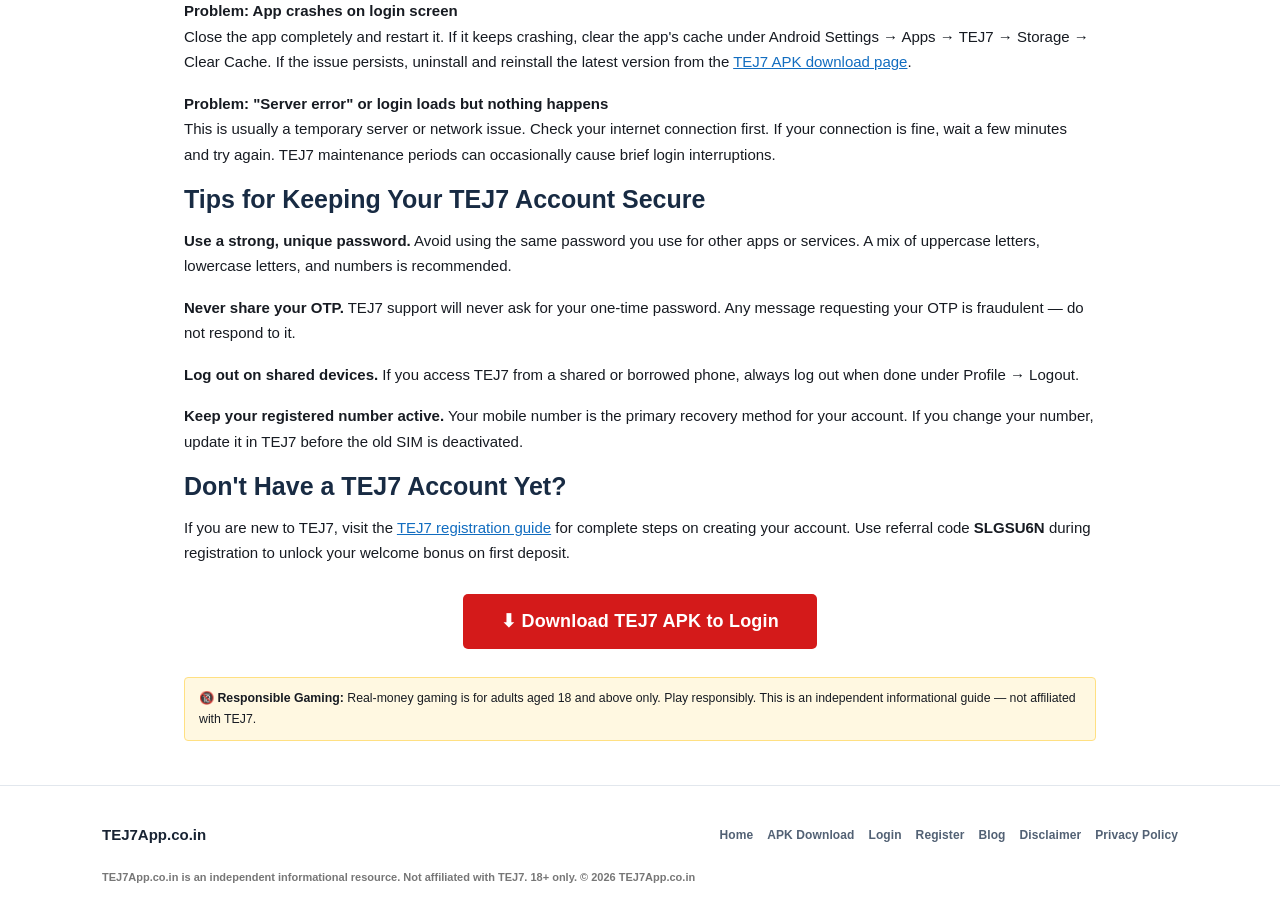
<file: tej7-login.html>
<!DOCTYPE html>
<html lang="en-IN">
<head>
<meta charset="UTF-8">
<meta name="viewport" content="width=device-width,initial-scale=1">
<title>TEJ7 Login – Sign In to Your TEJ7 Account | TEJ7App.co.in</title>
<meta name="description" content="Complete guide to TEJ7 login: how to sign in, fix login errors, reset your password and recover your TEJ7 account. Independent guide. 18+ only.">
<meta name="keywords" content="tej7 login, tej7 sign in, tej7 account login, tej7 app login, tej7 login problem, tej7 password reset">
<meta name="robots" content="index,follow">
<link rel="canonical" href="https://tej7app.co.in/tej7-login.html">
<meta property="og:type" content="website">
<meta property="og:url" content="https://tej7app.co.in/tej7-login.html">
<meta property="og:title" content="TEJ7 Login Guide – Sign In to TEJ7 Account">
<meta property="og:description" content="How to log in to TEJ7, fix common login errors and reset your TEJ7 password. Independent guide. 18+ only.">
<meta property="og:image" content="https://tej7app.co.in/assets/tej7-app-logo.webp">
<meta property="og:image:alt" content="TEJ7 Game Official App Logo">
<meta property="og:image:width" content="192">
<meta property="og:image:height" content="192">
<meta property="og:site_name" content="TEJ7App.co.in – TEJ7 Guide">
<meta name="twitter:card" content="summary_large_image">
<link rel="icon" type="image/x-icon" href="assets/tej7-favicon.ico">
<link rel="stylesheet" href="assets/style.css">
<script type="application/ld+json">
{
  "@context":"https://schema.org",
  "@type":"BreadcrumbList",
  "itemListElement":[
    {"@type":"ListItem","position":1,"name":"Home","item":"https://tej7app.co.in/"},
    {"@type":"ListItem","position":2,"name":"Login Guide","item":"https://tej7app.co.in/tej7-login.html"}
  ]
}
</script>
<!-- Google Tag Manager -->
<script async src="https://www.googletagmanager.com/gtm.js?id=GTM-P8FNB3FP"></script>
<script>window.dataLayer=window.dataLayer||[];function gtag(){dataLayer.push(arguments);}gtag('js',new Date());</script>
</head>
<body id="top">
<!-- Google Tag Manager (noscript) -->
<noscript><iframe src="https://www.googletagmanager.com/ns.html?id=GTM-P8FNB3FP" height="0" width="0" style="display:none;visibility:hidden"></iframe></noscript>

<header class="site-header">
  <div class="header-inner">
    <a class="brand" href="/"><img src="assets/tej7-app-logo.webp" alt="TEJ7 App Official Logo – tej7app.co.in" width="42" height="42">TEJ7 APP</a>
    <nav>
      <a href="/">Home</a>
      <a href="tej7-apk-download.html">APK Download</a>
      <a href="tej7-login.html" aria-current="page">Login</a>
      <a href="tej7-register.html">Register</a>
      <a href="blog.html">Blog</a>
    </nav>
  </div>
</header>

<div class="page-intro">
  <nav class="breadcrumb" aria-label="Breadcrumb">
    <a href="/">Home</a> &rsaquo; <span>Login Guide</span>
  </nav>
  <img class="hero-logo" loading="lazy" src="assets/tej7-app-logo.webp" alt="TEJ7 App" width="100" height="100">
  <h1>TEJ7 Login – How to Sign In to Your Account</h1>
  <a class="download-btn" href="https://tej7win.com?inviteCode=SLGSU6N&from=app" rel="nofollow sponsored noopener" target="_blank">⬇ Download TEJ7 APK</a>
</div>

<main class="content">

  <p class="rg-notice">⚠️ <strong>Legal notice:</strong> Real-money gaming is regulated under India's national laws. This is an independent informational guide only. Not affiliated with TEJ7. 18+ only.</p>

  <h2>How to Login to TEJ7 App</h2>
  <p>Logging in to TEJ7 takes under 30 seconds if you have the app installed and your registered mobile number on hand. Here is the complete step-by-step process:</p>

  <p><strong>Step 1:</strong> Open the TEJ7 app on your Android device. If you have not installed it yet, visit the <a href="tej7-apk-download.html">TEJ7 APK download page</a> first.</p>

  <p><strong>Step 2:</strong> On the TEJ7 home screen, tap the <strong>Login</strong> button. This opens the sign-in form.</p>

  <p><strong>Step 3:</strong> Enter your registered <strong>mobile number</strong> in the phone field.</p>

  <p><strong>Step 4:</strong> Enter your <strong>account password</strong> in the password field. Passwords are case-sensitive — check that Caps Lock is off.</p>

  <p><strong>Step 5:</strong> Tap the <strong>Login</strong> button. If your credentials are correct, you will be taken directly to your account dashboard and game lobby.</p>

  <p><strong>Step 6 (if OTP is requested):</strong> Some logins trigger an OTP verification for security. Check your registered mobile number for a one-time code and enter it on screen. Tap Verify to complete the login.</p>

  <h2>TEJ7 Password Reset</h2>
  <p>If you have forgotten your TEJ7 password, follow these steps to reset it:</p>

  <p><strong>Step 1:</strong> Open the TEJ7 app and tap <strong>Login</strong>.</p>
  <p><strong>Step 2:</strong> On the login screen, tap <strong>Forgot Password</strong> (usually displayed below the password field).</p>
  <p><strong>Step 3:</strong> Enter your registered mobile number and tap <strong>Send OTP</strong>.</p>
  <p><strong>Step 4:</strong> Check your phone for the OTP from TEJ7. Enter it on screen.</p>
  <p><strong>Step 5:</strong> Create a new password. Use a combination of letters and numbers that is at least 8 characters long. Confirm it and tap <strong>Reset Password</strong>.</p>
  <p><strong>Step 6:</strong> Log in using your new password.</p>

  <h2>Common TEJ7 Login Problems and Fixes</h2>

  <p><strong>Problem: "Incorrect password" error</strong><br>
  Double-check that you are entering the password exactly as set, including correct capitalisation. If you are still getting the error, use Forgot Password to reset it.</p>

  <p><strong>Problem: "Number not registered" message</strong><br>
  You may be entering a different mobile number from the one used to register. Try alternate numbers you may have used. If none work, the account may not exist — visit the <a href="tej7-register.html">TEJ7 register page</a> to create a new account.</p>

  <p><strong>Problem: OTP not arriving</strong><br>
  Wait 60 seconds and check if your phone has signal. Make sure the number you entered matches your registered number. If your inbox is full or the number has changed, contact TEJ7 support through in-app live chat.</p>

  <p><strong>Problem: Account temporarily suspended</strong><br>
  Multiple failed login attempts can temporarily lock an account. Wait 15–30 minutes and try again. If the account remains locked, contact TEJ7 support via in-app chat with your registered mobile number for verification.</p>

  <p><strong>Problem: App crashes on login screen</strong><br>
  Close the app completely and restart it. If it keeps crashing, clear the app's cache under Android Settings → Apps → TEJ7 → Storage → Clear Cache. If the issue persists, uninstall and reinstall the latest version from the <a href="tej7-apk-download.html">TEJ7 APK download page</a>.</p>

  <p><strong>Problem: "Server error" or login loads but nothing happens</strong><br>
  This is usually a temporary server or network issue. Check your internet connection first. If your connection is fine, wait a few minutes and try again. TEJ7 maintenance periods can occasionally cause brief login interruptions.</p>

  <h2>Tips for Keeping Your TEJ7 Account Secure</h2>
  <p><strong>Use a strong, unique password.</strong> Avoid using the same password you use for other apps or services. A mix of uppercase letters, lowercase letters, and numbers is recommended.</p>
  <p><strong>Never share your OTP.</strong> TEJ7 support will never ask for your one-time password. Any message requesting your OTP is fraudulent — do not respond to it.</p>
  <p><strong>Log out on shared devices.</strong> If you access TEJ7 from a shared or borrowed phone, always log out when done under Profile → Logout.</p>
  <p><strong>Keep your registered number active.</strong> Your mobile number is the primary recovery method for your account. If you change your number, update it in TEJ7 before the old SIM is deactivated.</p>

  <h2>Don't Have a TEJ7 Account Yet?</h2>
  <p>If you are new to TEJ7, visit the <a href="tej7-register.html">TEJ7 registration guide</a> for complete steps on creating your account. Use referral code <strong>SLGSU6N</strong> during registration to unlock your welcome bonus on first deposit.</p>

  <div style="text-align:center;margin:28px 0;">
    <a class="download-btn" href="https://tej7win.com?inviteCode=SLGSU6N&from=app" rel="nofollow sponsored noopener" target="_blank">⬇ Download TEJ7 APK to Login</a>
  </div>

  <section class="rg-notice">
    <strong>🔞 Responsible Gaming:</strong> Real-money gaming is for adults aged 18 and above only. Play responsibly. This is an independent informational guide — not affiliated with TEJ7.
  </section>

</main>

<footer class="site-footer">
  <div style="max-width:1120px;margin:auto;padding:20px 22px;display:flex;flex-wrap:wrap;gap:12px;justify-content:space-between;align-items:center;">
    <span style="font-weight:700;font-size:15px;">TEJ7App.co.in</span>
    <nav style="display:flex;flex-wrap:wrap;gap:14px;font-size:12px;">
      <a href="/">Home</a>
      <a href="tej7-apk-download.html">APK Download</a>
      <a href="tej7-login.html">Login</a>
      <a href="tej7-register.html">Register</a>
      <a href="blog.html">Blog</a>
      <a href="disclaimer.html">Disclaimer</a>
      <a href="privacy-policy.html">Privacy Policy</a>
    </nav>
    <p style="width:100%;font-size:11px;color:#777;margin:8px 0 0;">TEJ7App.co.in is an independent informational resource. Not affiliated with TEJ7. 18+ only. © 2026 TEJ7App.co.in</p>
  </div>
</footer>
<a class="top-link" href="#top" aria-label="Back to top">⌃</a>
</body>
</html>
</file>
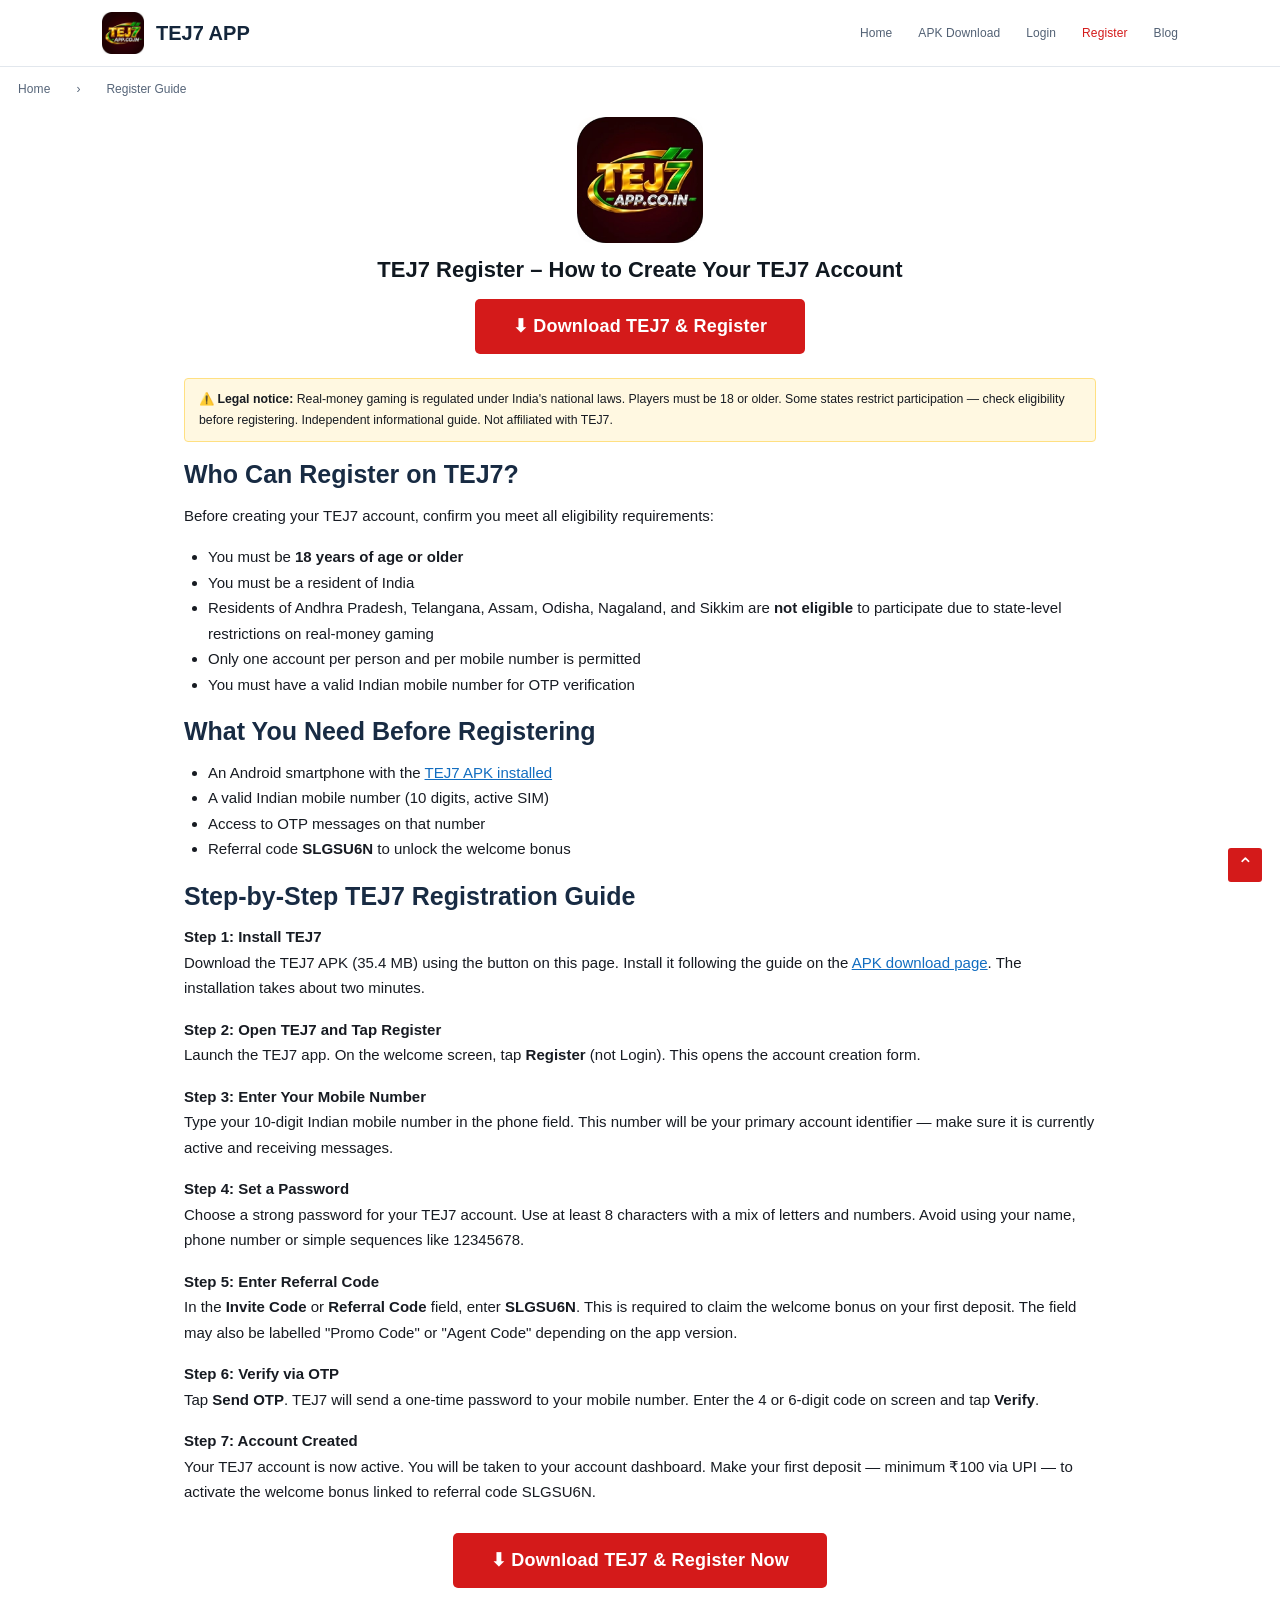
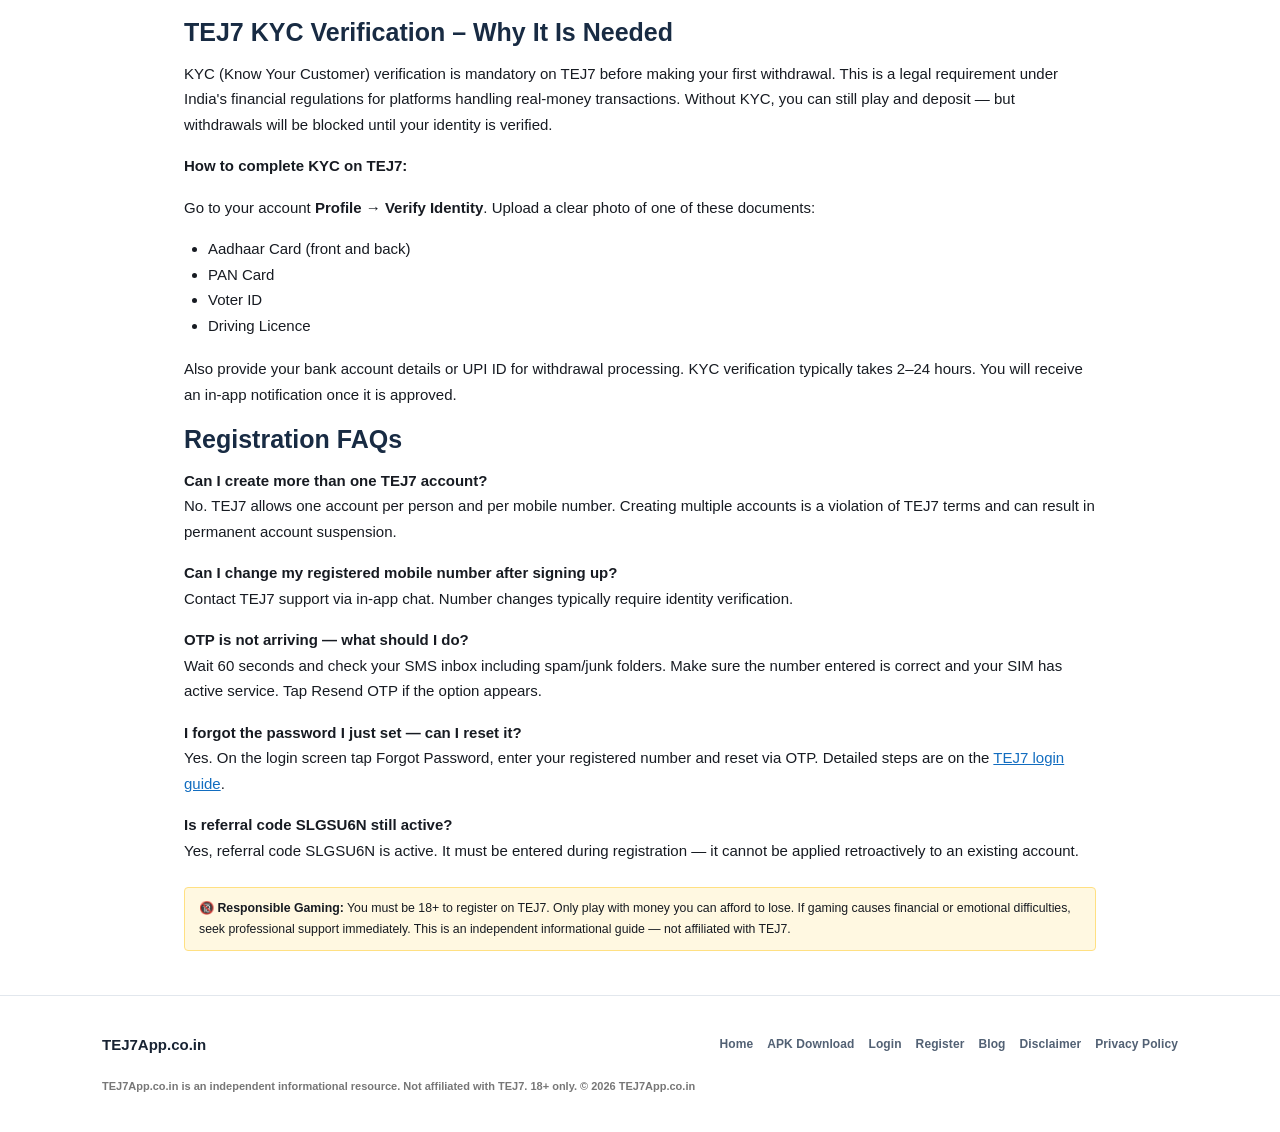
<file: tej7-register.html>
<!DOCTYPE html>
<html lang="en-IN">
<head>
<meta charset="UTF-8">
<meta name="viewport" content="width=device-width,initial-scale=1">
<title>TEJ7 Register – Create Your TEJ7 Account & Get Welcome Bonus | TEJ7App.co.in</title>
<meta name="description" content="How to register on TEJ7: step-by-step account creation guide, referral code SLGSU6N for welcome bonus, KYC verification and registration FAQs. 18+ only.">
<meta name="keywords" content="tej7 register, tej7 registration, tej7 sign up, tej7 new account, tej7 referral code, tej7 account create, create tej7 account">
<meta name="robots" content="index,follow">
<link rel="canonical" href="https://tej7app.co.in/tej7-register.html">
<meta property="og:type" content="website">
<meta property="og:url" content="https://tej7app.co.in/tej7-register.html">
<meta property="og:title" content="TEJ7 Register – Create Account with Referral Code SLGSU6N">
<meta property="og:description" content="Step-by-step TEJ7 registration guide. Use referral code SLGSU6N for welcome bonus. KYC steps and eligibility explained. 18+ only.">
<meta property="og:image" content="https://tej7app.co.in/assets/tej7-app-logo.webp">
<meta property="og:image:alt" content="TEJ7 Game Official App Logo">
<meta property="og:image:width" content="192">
<meta property="og:image:height" content="192">
<meta property="og:site_name" content="TEJ7App.co.in – TEJ7 Guide">
<meta name="twitter:card" content="summary_large_image">
<link rel="icon" type="image/x-icon" href="assets/tej7-favicon.ico">
<link rel="stylesheet" href="assets/style.css">
<script type="application/ld+json">
{
  "@context":"https://schema.org",
  "@type":"BreadcrumbList",
  "itemListElement":[
    {"@type":"ListItem","position":1,"name":"Home","item":"https://tej7app.co.in/"},
    {"@type":"ListItem","position":2,"name":"Register Guide","item":"https://tej7app.co.in/tej7-register.html"}
  ]
}
</script>
<!-- Google Tag Manager -->
<script async src="https://www.googletagmanager.com/gtm.js?id=GTM-P8FNB3FP"></script>
<script>window.dataLayer=window.dataLayer||[];function gtag(){dataLayer.push(arguments);}gtag('js',new Date());</script>
</head>
<body id="top">
<!-- Google Tag Manager (noscript) -->
<noscript><iframe src="https://www.googletagmanager.com/ns.html?id=GTM-P8FNB3FP" height="0" width="0" style="display:none;visibility:hidden"></iframe></noscript>

<header class="site-header">
  <div class="header-inner">
    <a class="brand" href="/"><img src="assets/tej7-app-logo.webp" alt="TEJ7 App Official Logo – tej7app.co.in" width="42" height="42">TEJ7 APP</a>
    <nav>
      <a href="/">Home</a>
      <a href="tej7-apk-download.html">APK Download</a>
      <a href="tej7-login.html">Login</a>
      <a href="tej7-register.html" aria-current="page">Register</a>
      <a href="blog.html">Blog</a>
    </nav>
  </div>
</header>

<div class="page-intro">
  <nav class="breadcrumb" aria-label="Breadcrumb">
    <a href="/">Home</a> &rsaquo; <span>Register Guide</span>
  </nav>
  <img class="hero-logo" loading="lazy" src="assets/tej7-app-logo.webp" alt="TEJ7 App" width="100" height="100">
  <h1>TEJ7 Register – How to Create Your TEJ7 Account</h1>
  <a class="download-btn" href="https://tej7win.com?inviteCode=SLGSU6N&from=app" rel="nofollow sponsored noopener" target="_blank">⬇ Download TEJ7 &amp; Register</a>
</div>

<main class="content">

  <p class="rg-notice">⚠️ <strong>Legal notice:</strong> Real-money gaming is regulated under India's national laws. Players must be 18 or older. Some states restrict participation — check eligibility before registering. Independent informational guide. Not affiliated with TEJ7.</p>

  <h2>Who Can Register on TEJ7?</h2>
  <p>Before creating your TEJ7 account, confirm you meet all eligibility requirements:</p>
  <ul>
    <li>You must be <strong>18 years of age or older</strong></li>
    <li>You must be a resident of India</li>
    <li>Residents of Andhra Pradesh, Telangana, Assam, Odisha, Nagaland, and Sikkim are <strong>not eligible</strong> to participate due to state-level restrictions on real-money gaming</li>
    <li>Only one account per person and per mobile number is permitted</li>
    <li>You must have a valid Indian mobile number for OTP verification</li>
  </ul>

  <h2>What You Need Before Registering</h2>
  <ul>
    <li>An Android smartphone with the <a href="tej7-apk-download.html">TEJ7 APK installed</a></li>
    <li>A valid Indian mobile number (10 digits, active SIM)</li>
    <li>Access to OTP messages on that number</li>
    <li>Referral code <strong>SLGSU6N</strong> to unlock the welcome bonus</li>
  </ul>

  <h2>Step-by-Step TEJ7 Registration Guide</h2>

  <p><strong>Step 1: Install TEJ7</strong><br>
  Download the TEJ7 APK (35.4 MB) using the button on this page. Install it following the guide on the <a href="tej7-apk-download.html">APK download page</a>. The installation takes about two minutes.</p>

  <p><strong>Step 2: Open TEJ7 and Tap Register</strong><br>
  Launch the TEJ7 app. On the welcome screen, tap <strong>Register</strong> (not Login). This opens the account creation form.</p>

  <p><strong>Step 3: Enter Your Mobile Number</strong><br>
  Type your 10-digit Indian mobile number in the phone field. This number will be your primary account identifier — make sure it is currently active and receiving messages.</p>

  <p><strong>Step 4: Set a Password</strong><br>
  Choose a strong password for your TEJ7 account. Use at least 8 characters with a mix of letters and numbers. Avoid using your name, phone number or simple sequences like 12345678.</p>

  <p><strong>Step 5: Enter Referral Code</strong><br>
  In the <strong>Invite Code</strong> or <strong>Referral Code</strong> field, enter <strong>SLGSU6N</strong>. This is required to claim the welcome bonus on your first deposit. The field may also be labelled "Promo Code" or "Agent Code" depending on the app version.</p>

  <p><strong>Step 6: Verify via OTP</strong><br>
  Tap <strong>Send OTP</strong>. TEJ7 will send a one-time password to your mobile number. Enter the 4 or 6-digit code on screen and tap <strong>Verify</strong>.</p>

  <p><strong>Step 7: Account Created</strong><br>
  Your TEJ7 account is now active. You will be taken to your account dashboard. Make your first deposit — minimum ₹100 via UPI — to activate the welcome bonus linked to referral code SLGSU6N.</p>

  <div style="text-align:center;margin:28px 0;">
    <a class="download-btn" href="https://tej7win.com?inviteCode=SLGSU6N&from=app" rel="nofollow sponsored noopener" target="_blank">⬇ Download TEJ7 &amp; Register Now</a>
  </div>

  <h2>TEJ7 KYC Verification – Why It Is Needed</h2>
  <p>KYC (Know Your Customer) verification is mandatory on TEJ7 before making your first withdrawal. This is a legal requirement under India's financial regulations for platforms handling real-money transactions. Without KYC, you can still play and deposit — but withdrawals will be blocked until your identity is verified.</p>

  <p><strong>How to complete KYC on TEJ7:</strong></p>
  <p>Go to your account <strong>Profile → Verify Identity</strong>. Upload a clear photo of one of these documents:</p>
  <ul>
    <li>Aadhaar Card (front and back)</li>
    <li>PAN Card</li>
    <li>Voter ID</li>
    <li>Driving Licence</li>
  </ul>
  <p>Also provide your bank account details or UPI ID for withdrawal processing. KYC verification typically takes 2–24 hours. You will receive an in-app notification once it is approved.</p>

  <h2>Registration FAQs</h2>

  <p><strong>Can I create more than one TEJ7 account?</strong><br>
  No. TEJ7 allows one account per person and per mobile number. Creating multiple accounts is a violation of TEJ7 terms and can result in permanent account suspension.</p>

  <p><strong>Can I change my registered mobile number after signing up?</strong><br>
  Contact TEJ7 support via in-app chat. Number changes typically require identity verification.</p>

  <p><strong>OTP is not arriving — what should I do?</strong><br>
  Wait 60 seconds and check your SMS inbox including spam/junk folders. Make sure the number entered is correct and your SIM has active service. Tap Resend OTP if the option appears.</p>

  <p><strong>I forgot the password I just set — can I reset it?</strong><br>
  Yes. On the login screen tap Forgot Password, enter your registered number and reset via OTP. Detailed steps are on the <a href="tej7-login.html">TEJ7 login guide</a>.</p>

  <p><strong>Is referral code SLGSU6N still active?</strong><br>
  Yes, referral code SLGSU6N is active. It must be entered during registration — it cannot be applied retroactively to an existing account.</p>

  <section class="rg-notice">
    <strong>🔞 Responsible Gaming:</strong> You must be 18+ to register on TEJ7. Only play with money you can afford to lose. If gaming causes financial or emotional difficulties, seek professional support immediately. This is an independent informational guide — not affiliated with TEJ7.
  </section>

</main>

<footer class="site-footer">
  <div style="max-width:1120px;margin:auto;padding:20px 22px;display:flex;flex-wrap:wrap;gap:12px;justify-content:space-between;align-items:center;">
    <span style="font-weight:700;font-size:15px;">TEJ7App.co.in</span>
    <nav style="display:flex;flex-wrap:wrap;gap:14px;font-size:12px;">
      <a href="/">Home</a>
      <a href="tej7-apk-download.html">APK Download</a>
      <a href="tej7-login.html">Login</a>
      <a href="tej7-register.html">Register</a>
      <a href="blog.html">Blog</a>
      <a href="disclaimer.html">Disclaimer</a>
      <a href="privacy-policy.html">Privacy Policy</a>
    </nav>
    <p style="width:100%;font-size:11px;color:#777;margin:8px 0 0;">TEJ7App.co.in is an independent informational resource. Not affiliated with TEJ7. 18+ only. © 2026 TEJ7App.co.in</p>
  </div>
</footer>
<a class="top-link" href="#top" aria-label="Back to top">⌃</a>
</body>
</html>
</file>
<file: assets/style.css>
:root{--ink:#182b43;--muted:#566579;--line:#e2e7ed;--blue:#1673cf;--red:#d41a1a;--red-dark:#b01515}
*{box-sizing:border-box}
html{scroll-behavior:smooth}
body{margin:0;font-family:Arial,Helvetica,sans-serif;color:#171b22;background:#fff;font-size:15px;line-height:1.7}
a{color:#126dc0}

.site-header{border-bottom:1px solid var(--line);background:#fff}
.header-inner{max-width:1120px;margin:auto;min-height:66px;padding:8px 22px;display:flex;align-items:center;justify-content:space-between;gap:24px}
.brand{display:flex;align-items:center;gap:12px;color:#14263b;text-decoration:none;font-size:20px;font-weight:700;white-space:nowrap}
.brand img{width:42px;height:42px;object-fit:cover;border-radius:4px}

nav{display:flex;align-items:center;gap:26px;flex-wrap:wrap}
nav a{text-decoration:none;color:#526174;font-size:12px;letter-spacing:.1px}
nav a:hover,nav a[aria-current=page]{color:var(--red)}

.page-intro{text-align:center;padding:12px 18px 0}
.page-intro h1{font-size:22px;line-height:1.35;margin:0 0 14px;color:#101820}

.hero-logo{display:block;width:126px;height:126px;object-fit:cover;border-radius:16px;margin:0 auto 12px}

.download-btn{display:inline-flex;align-items:center;justify-content:center;gap:8px;background:var(--red);color:#fff;border-radius:5px;padding:16px 38px;font-weight:700;font-size:18px;text-decoration:none;line-height:1.3;letter-spacing:.2px}
.download-btn:hover{background:var(--red-dark);color:#fff}

.content{max-width:960px;margin:24px auto 44px;padding:0 24px}
.content h2{font-size:25px;line-height:1.3;color:var(--ink);margin:0 0 12px}
.content h3{font-size:21px;line-height:1.35;color:var(--ink);margin:24px 0 8px}
.content p{margin:0 0 16px}
.content ul,.content ol{padding-left:24px;margin:8px 0 18px}

.home-content{margin-top:18px}
.home-content h2{font-size:25px;margin-top:30px}

.info-table{border-collapse:collapse;width:100%;max-width:590px;margin:20px 0 30px;font-size:14px}
.info-table th,.info-table td{border:1px solid #d9e0e8;padding:9px 12px;text-align:left;vertical-align:top}
.info-table th{width:34%;background:#f6f8fa}

.rg-notice{background:#fff8e1;border:1px solid #ffe082;padding:10px 14px;border-radius:4px;font-size:.82em;margin:1.5rem 0}
.note{background:#f0f4f8;border-left:3px solid var(--blue);padding:10px 14px;border-radius:0 4px 4px 0;font-size:.88em;margin:1.2rem 0}

.site-footer{border-top:1px solid var(--line);font-size:12px;font-weight:700;color:#182333;padding:16px}
.top-link{position:fixed;right:18px;bottom:18px;background:var(--red);color:#fff;text-decoration:none;width:34px;height:34px;display:grid;place-items:center;border-radius:3px;font-size:20px}
.breadcrumb{font-size:12px;color:#566579;margin-bottom:18px}
.breadcrumb a{color:#566579;text-decoration:none}
.breadcrumb a:hover{color:var(--red)}

#carousel{width:100%;max-width:900px;margin:25px auto;position:relative;overflow:hidden;background:#fff}
#carousel .carousel-track{display:flex;align-items:stretch;gap:4px;transition:transform .5s ease-in-out;will-change:transform}
#carousel .slide{flex:0 0 calc((100% - 8px)/3);position:relative;aspect-ratio:.43/1;overflow:hidden;background:#170707}
#carousel .slide img{display:block;width:100%;height:100%;object-fit:cover}
#carousel .slide::after{content:"";position:absolute;inset:0;background:rgba(0,0,0,.60);transition:background .4s ease;pointer-events:none}
#carousel .slide.active::after{background:transparent}
#carousel .arrow{position:absolute;top:50%;transform:translateY(-50%);z-index:5;width:34px;height:42px;border:none;border-radius:4px;color:#fff;background:rgba(0,0,0,.35);font-size:28px;line-height:1;cursor:pointer;transition:background .2s ease}
#carousel .arrow:hover{background:rgba(0,0,0,.75)}
#carousel .prev{left:4px}
#carousel .next{right:4px}
#carousel+.dots{display:flex;justify-content:center;align-items:center;gap:8px;margin:12px auto}
#carousel+.dots .dot{width:6px;height:6px;padding:0;border:none;border-radius:50%;background:#c8c8c8;cursor:pointer}
#carousel+.dots .dot.active{background:#333}

.blog-grid{display:grid;grid-template-columns:repeat(auto-fill,minmax(280px,1fr));gap:20px;margin:24px 0}
.blog-card{border:1px solid #e2e7ed;border-radius:6px;overflow:hidden;background:#fff;transition:box-shadow .2s}
.blog-card:hover{box-shadow:0 4px 14px rgba(0,0,0,.08)}
.blog-card-content{padding:18px 20px 20px}
.blog-tag{display:inline-block;background:#f0f4f8;color:#566579;font-size:11px;font-weight:700;letter-spacing:.05em;text-transform:uppercase;padding:2px 8px;border-radius:3px;margin-bottom:10px}
.blog-card h2{font-size:16px;margin:0 0 8px;line-height:1.4}
.blog-card h2 a{color:#182b43;text-decoration:none}
.blog-card h2 a:hover{color:var(--red)}
.blog-card p{font-size:13px;color:#566579;margin:0 0 14px;line-height:1.6}
.blog-photo-grid{display:grid;grid-template-columns:1fr 1fr;gap:10px;margin:18px 0 6px}
.blog-photo-grid img{width:100%;height:200px;object-fit:cover;border-radius:6px;display:block}
@media(max-width:480px){.blog-photo-grid img{height:150px}}
.read-more{font-size:13px;font-weight:600;color:var(--red);text-decoration:none}
.read-more:hover{text-decoration:underline}

@media(max-width:700px){
  .header-inner{align-items:flex-start;flex-direction:column;gap:10px;padding:12px 16px}
  .brand{font-size:18px}
  .brand img{width:36px;height:36px}
  nav{gap:14px}
  nav a{font-size:11px}
  .page-intro h1{font-size:19px}
  .hero-logo{width:108px;height:108px}
  .content{padding:0 18px;margin-top:22px}
  .content h2{font-size:23px}
  .content h3{font-size:19px}
  .info-table{font-size:13px}
  .info-table th,.info-table td{padding:8px}
  .download-btn{font-size:16px;padding:14px 26px}
}
@media(max-width:600px){
  #carousel{max-width:100%;margin:18px auto}
  #carousel .carousel-track{gap:3px}
  #carousel .slide{flex-basis:calc((100% - 6px)/3)}
  #carousel .arrow{width:25px;height:34px;font-size:22px}
}
@media(prefers-reduced-motion:reduce){
  #carousel .carousel-track,#carousel .slide::after{transition:none}
}
</file>
